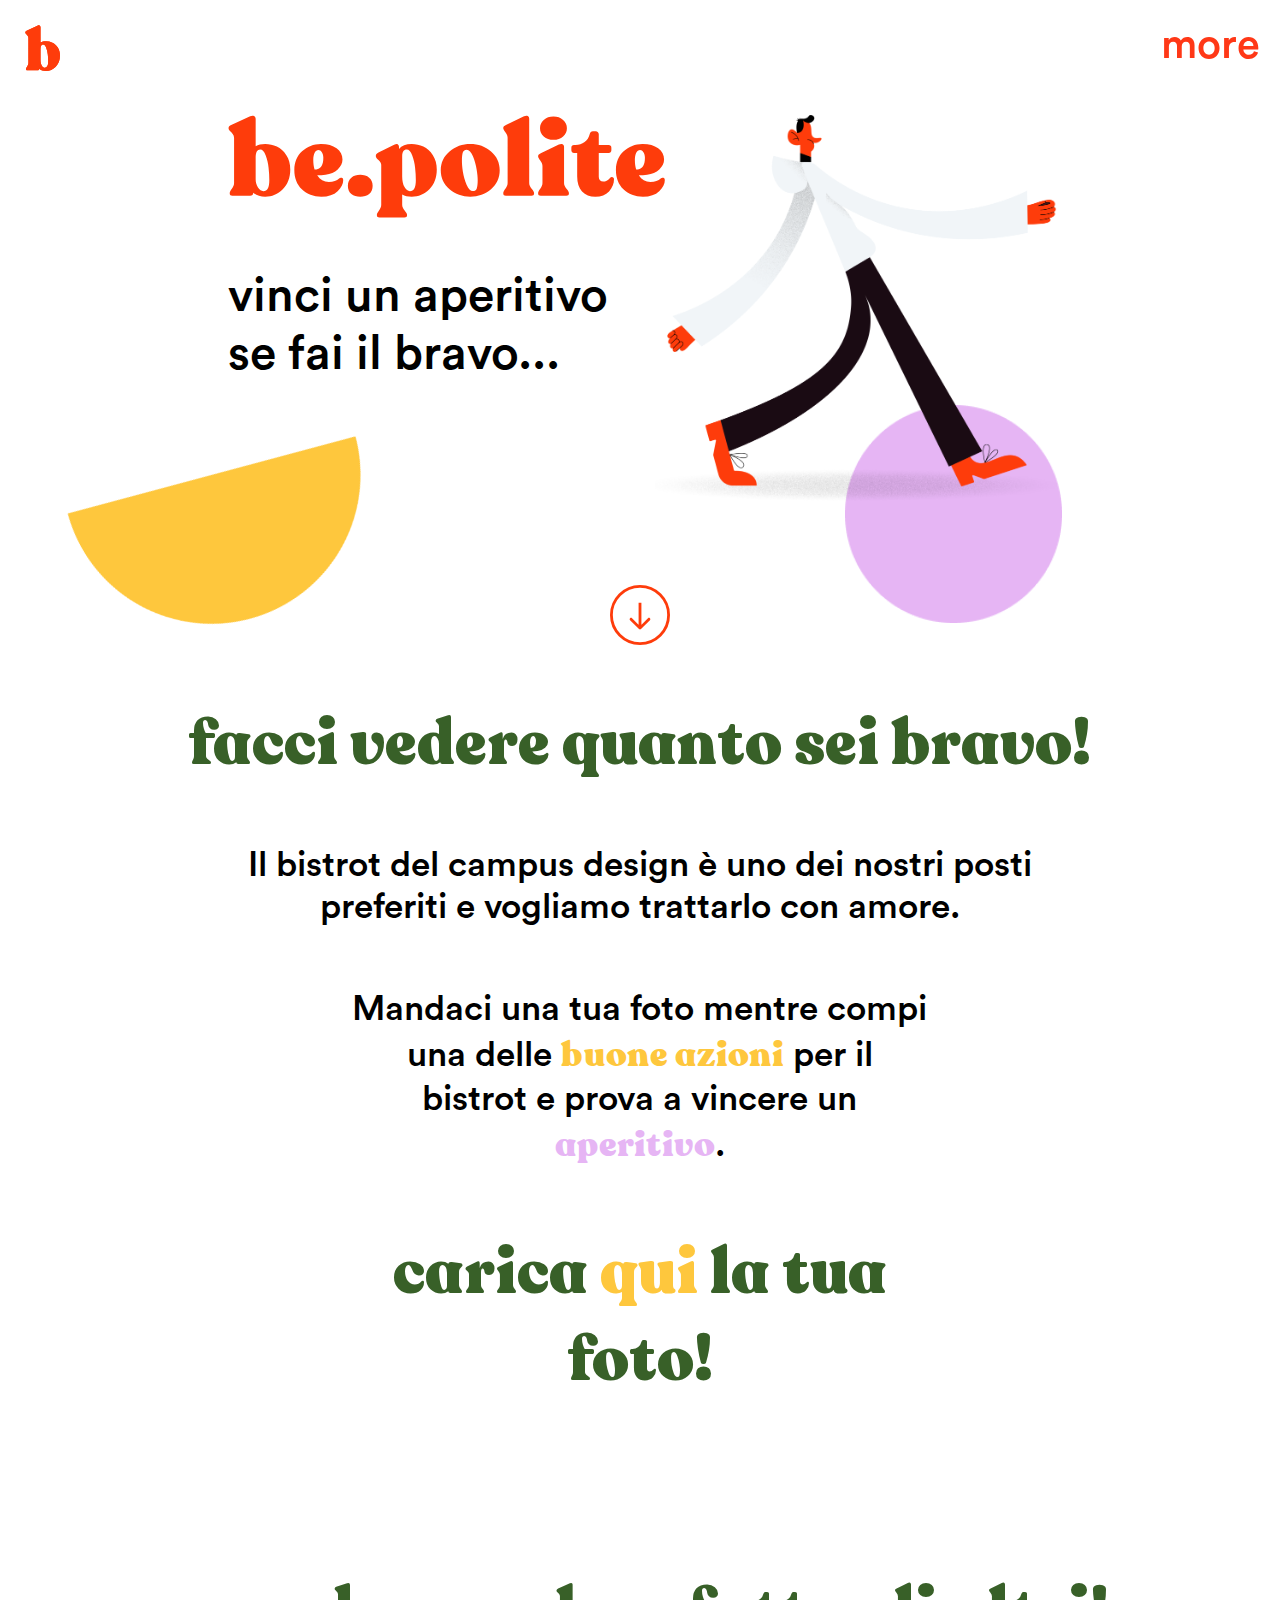
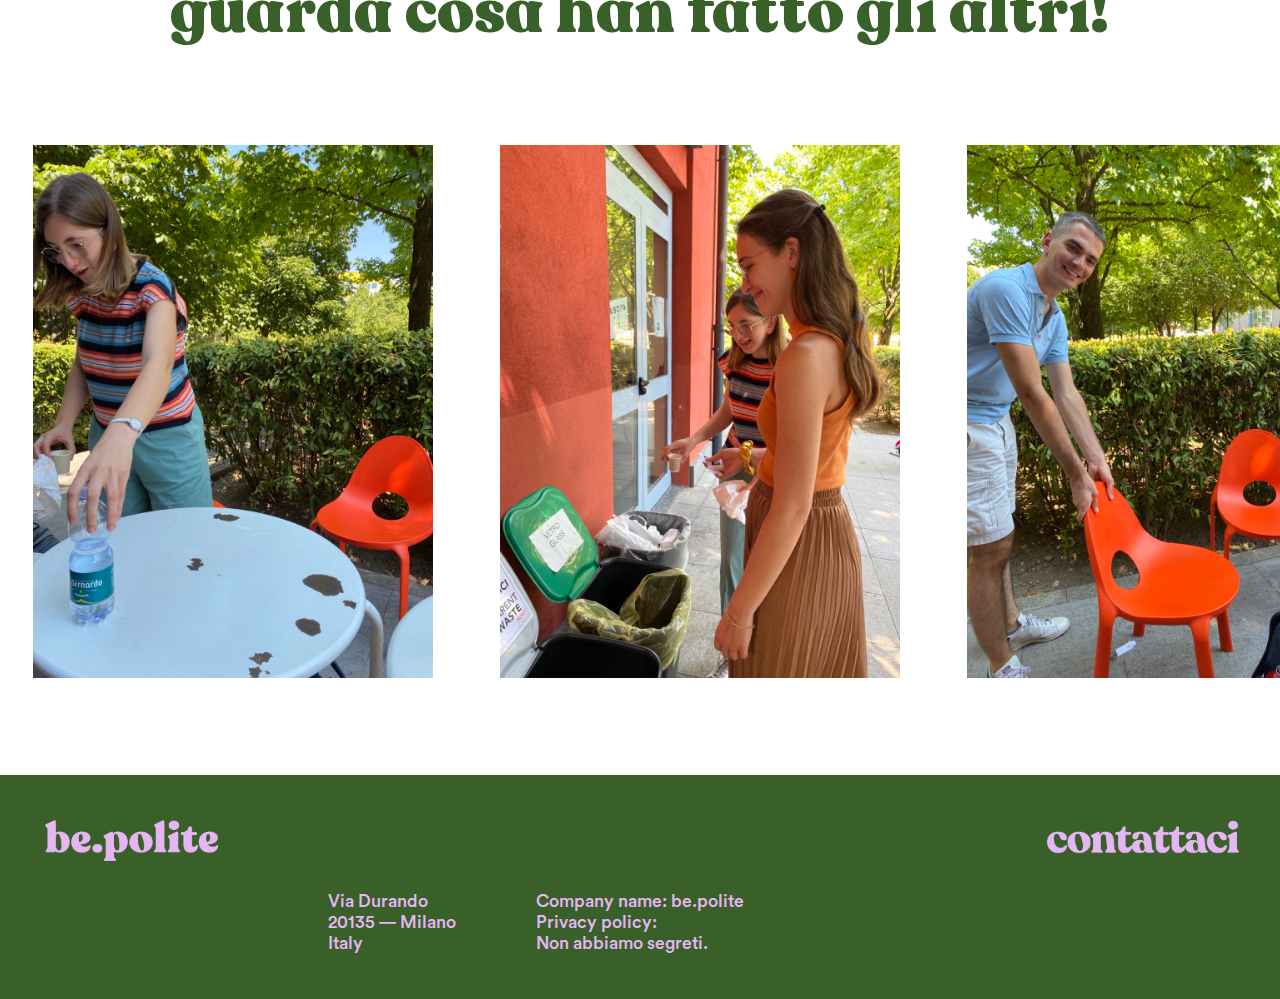
<file: index.html>
<!doctype html>

<html>

  <head>

    <meta charset="utf-8"; />
    <title>be.polite</title>
    <link rel="stylesheet" type="text/css" href="stile.css">
    <link rel="icon" type="image/svg" href="5_IMMAGINI/1.Home/b.svg">
    <meta name="viewport" content="width=device-width, initial-scale=1.0";>
    <meta http-equiv="X-UA-Compatibile" content="IE=edge">
    <script type="text/jscript" src="1_JS/script.js"></script>
    


  </head>

  <body>

    <!--tendina-->

    <div id="menuTendina" class="col-12 col-s-6">

      <a onclick="closeSlideMenu()">
        <div id="less" class="more chiudi"> less </div>
      </a>

      <div id="home">

      <a href='index.html'>
        <img class="logo" src='5_IMMAGINI/1.Home/b.svg' width="70%">
      </a>

      </div>

          <ul id="menu">
            <ul><a href="come_funziona.html">
                Come funziona
              </a></ul>
            <ul><a href="i_vincitori.html">
                Vincitori
              </a></ul>
            <ul><a href="gallery.html">
                Gallery
              </a></ul>
            <ul><a href="Contatti.html">
                  Contattaci
                </a></ul>
          </ul>

    </div>

    <div>

      <div id="home">
        <a href='index.html'>
          <img class="logo" src='5_IMMAGINI/1.Home/b.svg' width="70%">
        </a>

        <a onclick="openSlideMenu()">
          <div id="more" class="more"> more </div>
        </a>
      </div>

    </div>

    <!--home iniziale-->

      <div class="spazio col-12 col-s-6"></div>

      <div>

        <div class="spazio col-2 col-s-1"></div>

        <div class="titolo-home col-4 col-s-4">

          <img id="bepolite" src="5_IMMAGINI/1.Home/be.polite.svg" width="110%">
          <div class="paragrafo col-12 col-s-6"> </div>
          <div class="testo-3">vinci un aperitivo<br>se fai il bravo...</div>

        </div>

        <div id="invisibiledesktop" class="spazio col-s-1"></div>

        <div class="illustrazione col-5 col-s-6">

          <div><img id="red man" src="5_IMMAGINI/1.Home/red man.png" width="80%" height="auto"></div>
        </div>

        <div class="spazio1 invisibile col-1"></div>

      </div>

      <div>

        <div class="spazio col-5 col-s-2"></div>

          <div class="navigazione col-2 col-s-2">
              <a href=#callToAction>
            <img id="freccia" src="5_IMMAGINI/1.Home/freccia in basso.svg" style: width="60px" height="auto"></a>
          </div>

        <div class="spazio col-5 col-s-2"></div>

      </div>

    <!--facci vedere quanto sei bravo-->

      <div id="callToAction" class="paragrafo3 col-12 col-s-6"> </div>

      <div>

        <div class="spazio col-1 col-s-1"></div>

          <div class="testo-1 col-10 col-s-4">
            <p class="margin">facci vedere quanto sei bravo!</p>
          </div>

        <div class="spazio col-1 col-s-1"></div>

      </div>

      <div class="paragrafo3 col-12 col-s-6"> </div>

      <div>

        <div class="spazio col-2 col-s-1"></div>

        <div class="testo-2 col-8 col-s-4">
          Il bistrot del campus design è
          uno dei nostri posti preferiti e vogliamo trattarlo con amore.
        </div>

        <div class="spazio col-2 col-s-1"></div>

      </div>

      <div class="paragrafo3 col-12 col-s-6"> </div>

      <div>

        <div class="spazio col-2 col-s-1"></div>

          <div class="testo-2 col-8 col-s-4">
            Mandaci una tua foto mentre compi<br>
            una delle <span id="testocolorato3"><a href="come_funziona.html">buone azioni</a></span> per il<br>
            bistrot e prova a vincere un<br>
            <span id="testocolorato2">aperitivo</span>.
          </div>

        <div class="spazio col-2 col-s-1"></div>

      </div>

          <!--formine-->

          <div>
            <img src="5_IMMAGINI/1.Home/FORMINE/cerchio rosa.png" id="cerchiorosastatico">
          </div>

          <div>
            <img src="5_IMMAGINI/1.Home/FORMINE/semicerchio.png" id="semicerchiostatico">
          </div>

          <div>
            <img src="5_IMMAGINI/1.Home/FORMINE/cerchio rosa.png" id="cerchiorosa">
          </div>

          <div>
            <img src="5_IMMAGINI/1.Home/FORMINE/triangolo-verde.png" id="triangoloverde">
          </div>

          <div>
            <img src="5_IMMAGINI/1.Home/FORMINE/semicerchio.png" id="semicerchio">
          </div>

          <div>
            <img src="5_IMMAGINI/1.Home/FORMINE/triangolo blu.png" id="triangoloblu">
          </div>

          <div>
            <img src="5_IMMAGINI/1.Home/FORMINE/cerchio verde.png" id="cerchioverde">
          </div>

      <!--carica qui la tua foto-->

      <div class="paragrafo col-12 col-s-6"></div>

      <div>

        <div>

          <div class="paragrafo col-3 col-s-1"></div>

          <div id="gg-compose"></div>
          <div class="testo-1 margin col-6 col-s-4">
            <p id="margin">carica <a id="testocolorato3" href=#ff-compose>qui</a> la tua foto!</p>
          </div>

          <div class="paragrafo col-3 col-s-1"></div>

        </div>

      </div>

      <div class="paragrafo col-12 col-s-6"></div>

      <div>

        <div class="container col-12 col-s-6">

          <div id="ff-compose"></div>
          <script async defer src="https://formfacade.com/include/114167582444924323482/form/1FAIpQLSfy9VJ0LZ1vBeRh7reKcon4zZkZwnyJXJtlI1Wi_hpyq8QlbQ/classic.js?div=ff-compose"></script>
          
        </div>
      
      <div class="paragrafo col-12 invisibile"></div>
      <div class="paragrafo col-12 invisibile"> </div>

      <div>

        <div class="paragrafo col-1 col-s-1"></div>

        <div class="testo-1 col-10 col-s-4 invisibile">
          <div id="margini">guarda cosa han fatto gli altri!</div>
        </div>

        <div class="testo-1 col-10 col-s-4" id="invisibiledesktop">
          <div id="margini">guarda che bravi gli altri!</div>
        </div>

      <div class="paragrafo col-12 col-s-6"></div>
      <div class="paragrafo col-1 col-s-1"></div>

      </div>

    <!--gallery-->

    <main class="main col-12">

        <div class="slider">

            <div class="slider-inner">

                <div class="item">
                  <div class="img"><img src="5_IMMAGINI/3.Gallery/galleria/IMG_9830 Grande.jpeg" width="100%"></div>
                </div>

                <div class="item">
                  <div class="img"><img src="5_IMMAGINI/3.Gallery/galleria/IMG_9831 Grande.jpeg" width="100%"></div>
                </div>

                <div class="item">
                  <div class="img"><img src="5_IMMAGINI/3.Gallery/galleria/IMG_9836 Grande.jpeg" width="100%"></div>
                </div>

                <div class="item">
                  <div class="img"><img src="5_IMMAGINI/3.Gallery/galleria/IMG_9842 Grande.jpeg" width="100%"></div>
                </div>

                <div class="item">
                  <div class="img"><img src="5_IMMAGINI/3.Gallery/galleria/IMG_9844 Grande.jpeg" width="100%"></div>
                </div>

                <div class="item">
                  <div class="img"><img src="5_IMMAGINI/3.Gallery/galleria/IMG_9848 Grande.jpeg" width="100%"></div>
                </div>


            </div>

        </div>

    </main>

    <div class="paragrafo col-12 col-s-6"></div>  
    
    <footer class="footer col-12 col-s-6">

          <div class="boxbe-polite col-12 col-s-6">

            <img class="col-2 col-s-1" src="5_IMMAGINI/1.Home/be.polite.rosa.png">
            <div class="paragrafo col-8 col-s-4"></div>
            <a href= "Contatti.html"><img class="padding margintop col-2 col-s-1" src="5_IMMAGINI/1.Home/contattacirosa.png"> </a>

          </div>

          <div class="paragrafo col-3 col-s-1"></div>

          <div class="testo-footer padding col-2 col-s-2">
            Via Durando</br>
            20135 — Milano</br>
            Italy</br>
          </div>

          <div class="padding col-2 col-s-2">


            <div class="testo-footer padding col-12 col-s-6">
              Company name: be.polite</br>
              Privacy policy:</br>
              Non abbiamo segreti.
            </div>

            <div class="paragrafo4 col-12 col-s-6"></div>

          </div>

        </div>

      </footer>

  </body>

</html>
</file>
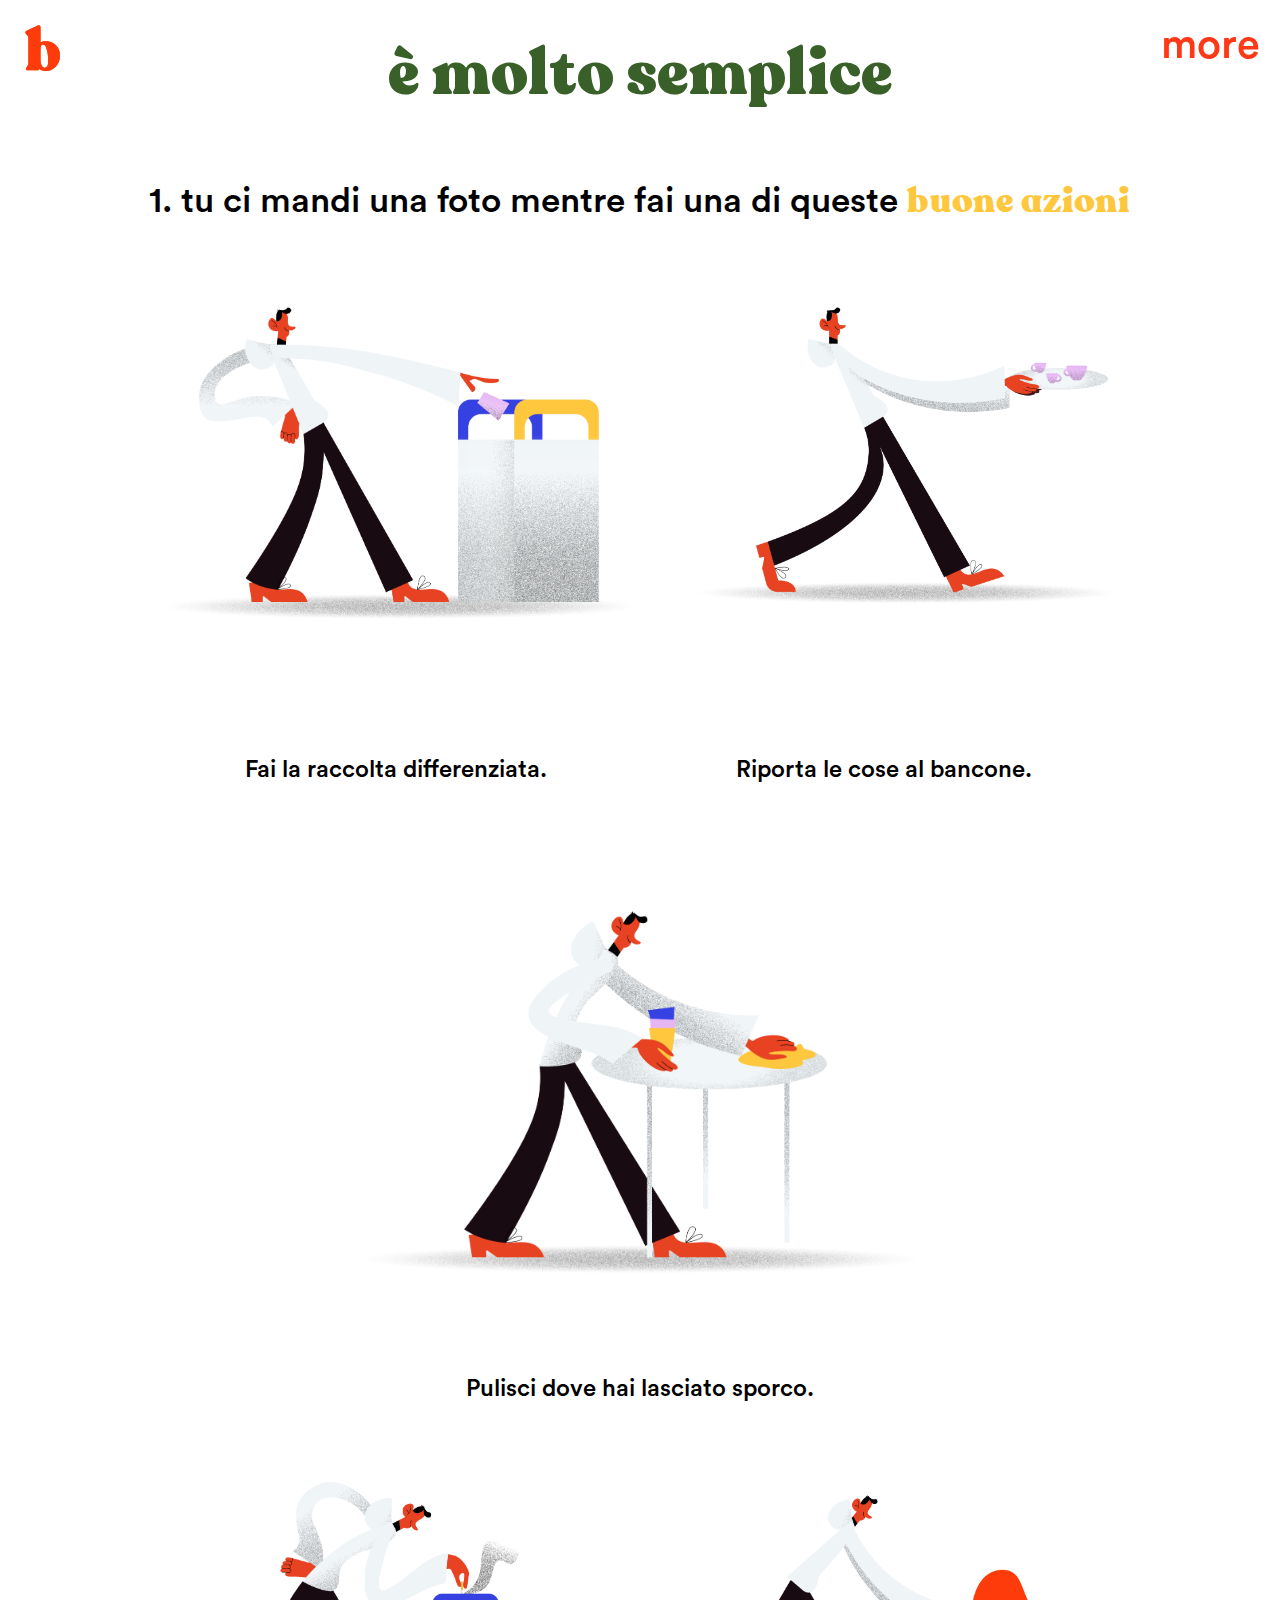
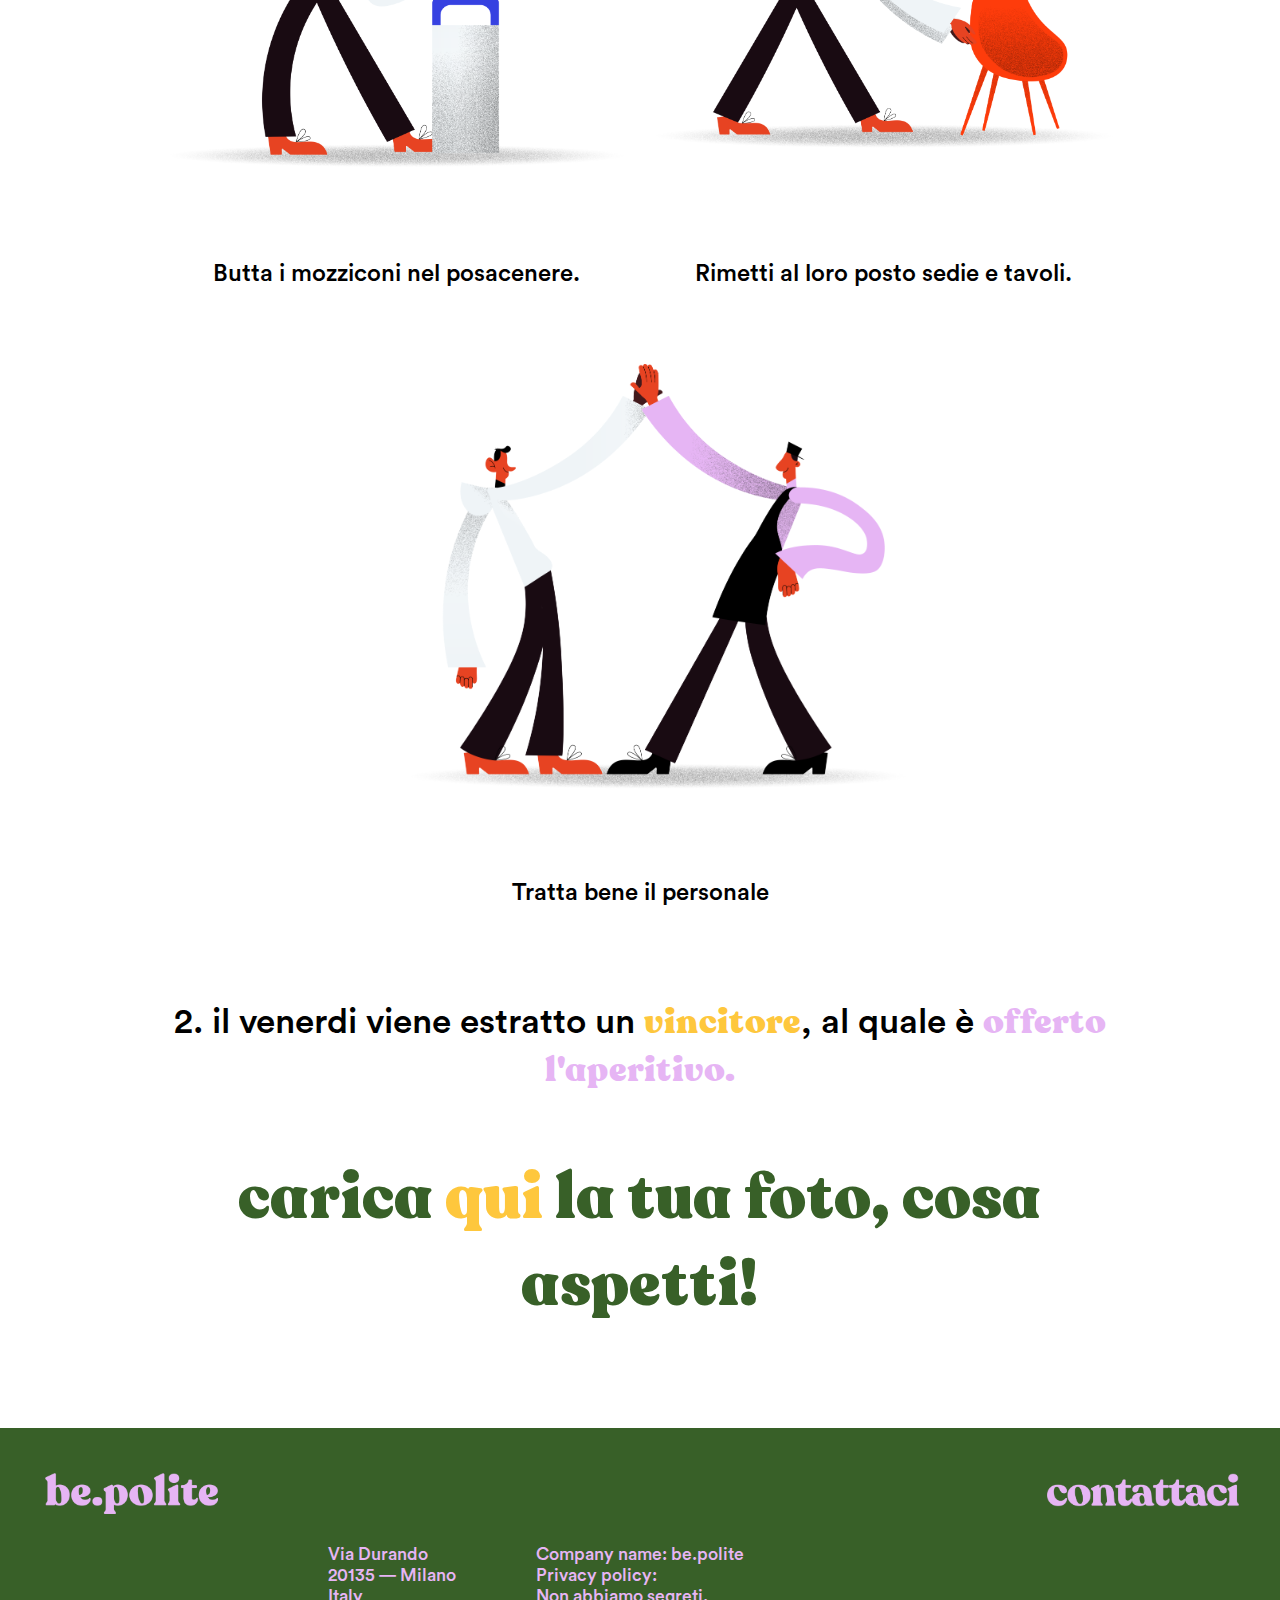
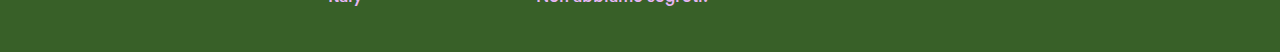
<file: come_funziona.html>
<!doctype html>

<html>

  <head>

    <meta charset="utf-8"; />
    <title>be.polite</title>
    <link rel="stylesheet" type="text/css" href="stile.css">
    <link rel="icon" type="image/svg" href="5_IMMAGINI/1.Home/b.svg">
    <meta name="viewport" content="width=device-width, initial-scale=1.0";>
    <meta http-equiv="X-UA-Compatibile" content="IE=edge">
    <script type="text/jscript" src="1_JS/script.js"></script>
    <script type="text/jscript" src="1_JS/funziona.js"></script>


  </head>

  <body>

    <div id="menuTendina" class="col-12 col-s-6">

      <a onclick="closeSlideMenu()">
        <div id="less" class="more chiudi"> less </div>
      </a>

      <div id="home">

      <a href='index.html'>
        <img class="logo" src='5_IMMAGINI/1.Home/b.svg' width="70%">
      </a>

      </div>

          <ul id="menu">
            <ul><a href="come_funziona.html">
                Come funziona
              </a></ul>
            <ul><a href="i_vincitori.html">
                Vincitori
              </a></ul>
            <ul><a href="gallery.html">
                Gallery
              </a></ul>
            <ul><a href="Contatti.html">
                  Contattaci
                </a></ul>
          </ul>

    </div>

    <div>

      <div id="home">
        <a href='index.html'>
          <img class="logo" src='5_IMMAGINI/1.Home/b.svg' width="70%">
        </a>

        <a onclick="openSlideMenu()">
          <div id="more" class="more"> more </div>
        </a>
      </div>

    </div>

      <div class="paragrafo4 col-12 invisibile"></div>

      <div class="spazio col-s-6" id="invisibiledesktop"></div>

      <div>

        <div class="paragrafo col-3 col-s-1"></div>
        <div class="testo-1 col-6 col-s-4">è molto semplice</div>
        <div class="paragrafo col-3 col-s-1"></div>

      </div>

      <div>
        <div class="paragrafo col-12 col-s-6"></div>
      </div>

      <div>

        <div class="paragrafo col-1 col-s-1"></div>
        <div class="testo-2 col-10 col-s-4">1. tu ci mandi una foto mentre fai una di queste <span id="testocolorato3">buone azioni</span></div>
        <div class="paragrafo col-1 col-s-1"></div>

      </div>

      <div>
        <div class="paragrafo col-12 col-s-6"></div>
      </div>

      <div>

        <div class="box col-6 col-s-6 padding">

            <div class="spazio col-3 invisibile"></div>
            <div class="foto col-9 col-s-6">
              <img class="col-12 col-s-6" src="5_IMMAGINI/2.Come funziona/1.png">
            </div>

        </div>

        <div class="testo-4 col-s-6" id="invisibiledesktop">
          Fai la raccolta differenziata.
        </div>

        <div class="box col-6 padding">

              <div class="col-1 col-s-1 invisibile"></div>
              <img class="col-8 col-s-6 padding" src="5_IMMAGINI/2.Come funziona/2.png">

            </div>

        </div>

        <div class="spazio col-3 invisibile"></div>

        </div>

      </div>

      <div class="col-6 col-s-6">

        <div class="paragrafo padding col-3 invisibile"></div>

        <div class="testo-4 col-9 invisibile">
          Fai la raccolta differenziata.
        </div>

       </div>

        <div class="col-6 col-s-6">

            <div class="testo-4 col-9 col-s-6">
              Riporta le cose al bancone.
            </div>

        </div>



        <div class="col-12 col-s-6">

            <div class="spazio col-3 invisibile"></div>
            <div class="foto2 col-6 invisibile">
              <img class="col-12 col-s-6" src="5_IMMAGINI/2.Come funziona/3.png">
            </div>
            <div class="col-s-6" id="invisibiledesktop">
              <img class="col-12 col-s-6" src="5_IMMAGINI/2.Come funziona/3.png" width="100%">
            </div>
            <div class="spazio col-3 invisibile"></div>

        </div>



      <div>

        <div class="col-12 col-s-6">

            <div class="paragrafo col-3 invisibile"></div>
            <div class="testo-4 col-6 col-s-6">
              Pulisci dove hai lasciato sporco.
            </div>

        </div>

      </div>

      <div>

        <div class="box col-6 col-s-6">

            <div class="spazio col-3 invisibile"></div>
            <div class="foto col-9 col-s-6">
              <img class="col-12 col-s-6" src="5_IMMAGINI/2.Come funziona/4.png">
            </div>

        </div>

        <div class="testo-4 col-s-6" id="invisibiledesktop">
          Butta i mozziconi nel posacenere.
        </div>

        <div class="box col-6 col-s-6">

            <div class="foto col-9 col-s-6">
              <img class="col-12 col-s-6" src="5_IMMAGINI/2.Come funziona/5.png">
            </div>
            <div class="spazio col-3 invisibile"></div>

        </div>

      </div>

      <div class="col-6 col-s-6">

        <div class="paragrafo padding col-3 invisibile"></div>

        <div class="testo-4 col-9 invisibile">
          Butta i mozziconi nel posacenere.
        </div>

       </div>

        <div class="col-6 col-s-6">

          <div class="testo-4 col-9 col-s-6">
            Rimetti al loro posto sedie e tavoli.
          </div>

        </div>

      </div>

      <div>

        <div class="col-12 col-s-6">

            <div class="spazio col-3 invisibile"></div>
            <div class="foto2 col-6 invisibile">
              <img class="col-12" src="5_IMMAGINI/2.Come funziona/6.png">
            </div>
            <div class="col-s-6" id="invisibiledesktop">
              <img class="col-12" src="5_IMMAGINI/2.Come funziona/6.png" width="100%">
            </div>
            <div class="spazio col-3 invisibile"></div>

        </div>

      </div>

      <div>

        <div class="col-12 col-s-6">

            <div class="paragrafo col-3 invisibile"></div>
            <div class="testo-4 col-6 col-s-6">
              Tratta bene il personale
            </div>

        </div>

      </div>

      <div>
        <div class="paragrafo col-12 col-s-6"></div>
      </div>

      <div>
        <div class="paragrafo col-1 col-s-1"></div>
        <div class="testo-2 col-10 col-s-4">2. il venerdi viene estratto un <span id="testocolorato3"><a href="i_vincitori.html">vincitore</a></span>, al quale è <span id="testocolorato2">offerto l'aperitivo.</span>
      </div>
      <div class="paragrafo col-1 col-s-1"></div>
      </div>

      <div>
        <div class="paragrafo col-12 col-s-6"></div>
      </div>

      <div>

        <div class="paragrafo col-2 col-s-1"></div>
          <a href="index.html#ff-compose">
            <div class="testo-1 col-8 col-s-4">carica <a id="testocolorato3" href="index.html#ff-compose">qui</a> la tua foto, cosa aspetti!</div>
          </a>
        <div class="paragrafo col-2 col-s-1"></div>

      </div>

        <div>
          <div class="spazio col-12"></div>
        </div>

      <div>

        <div>
          <img src="5_IMMAGINI/1.Home/FORMINE/semicerchio-rosa.png" id="semicerchiorosafunziona">
        </div>

        <div>
          <img src="5_IMMAGINI/1.Home/FORMINE/triangolo blu.png" id="triangoloblufunziona">
        </div>

        <div>
          <img src="5_IMMAGINI/1.Home/FORMINE/semicerchio.png" id="semicerchiofunziona">
        </div>

        <div>
          <img src="5_IMMAGINI/1.Home/FORMINE/cerchio verde.png" id="cerchioverdefunziona">
        </div>

        <div>
          <img src="5_IMMAGINI/1.Home/FORMINE/triangolo rosa.png" id="triangolorosafunziona">
        </div>

        <div>
          <img src="5_IMMAGINI/1.Home/FORMINE/semicerchio.png" id="semicerchio2funziona">
        </div>

        <div>
          <img src="5_IMMAGINI/1.Home/FORMINE/triangolo blu.png" id="triangoloblu2funziona">
        </div>

      </div>

    <footer class="footer col-12 col-s-6">

        <div class="boxbe-polite col-12 col-s-6">

          <img class="col-2 col-s-1" src="5_IMMAGINI/1.Home/be.polite.rosa.png">
          <div class="paragrafo col-8 col-s-4"></div>
          <a href= "Contatti.html"><img class="padding margintop col-2 col-s-1" src="5_IMMAGINI/1.Home/contattacirosa.png"> </a>

        </div>

        <div class="paragrafo col-3 col-s-1"></div>

        <div class="testo-footer padding col-2 col-s-2">
          Via Durando</br>
          20135 — Milano</br>
          Italy</br>
        </div>

        <div class="padding col-2 col-s-2">


          <div class="testo-footer padding col-12 col-s-6">
            Company name: be.polite</br>
            Privacy policy:</br>
            Non abbiamo segreti.
          </div>

          <div class="paragrafo4 col-12 col-s-6"></div>

        </div>

      </div>

    </footer>

  </body>

</html>
</file>
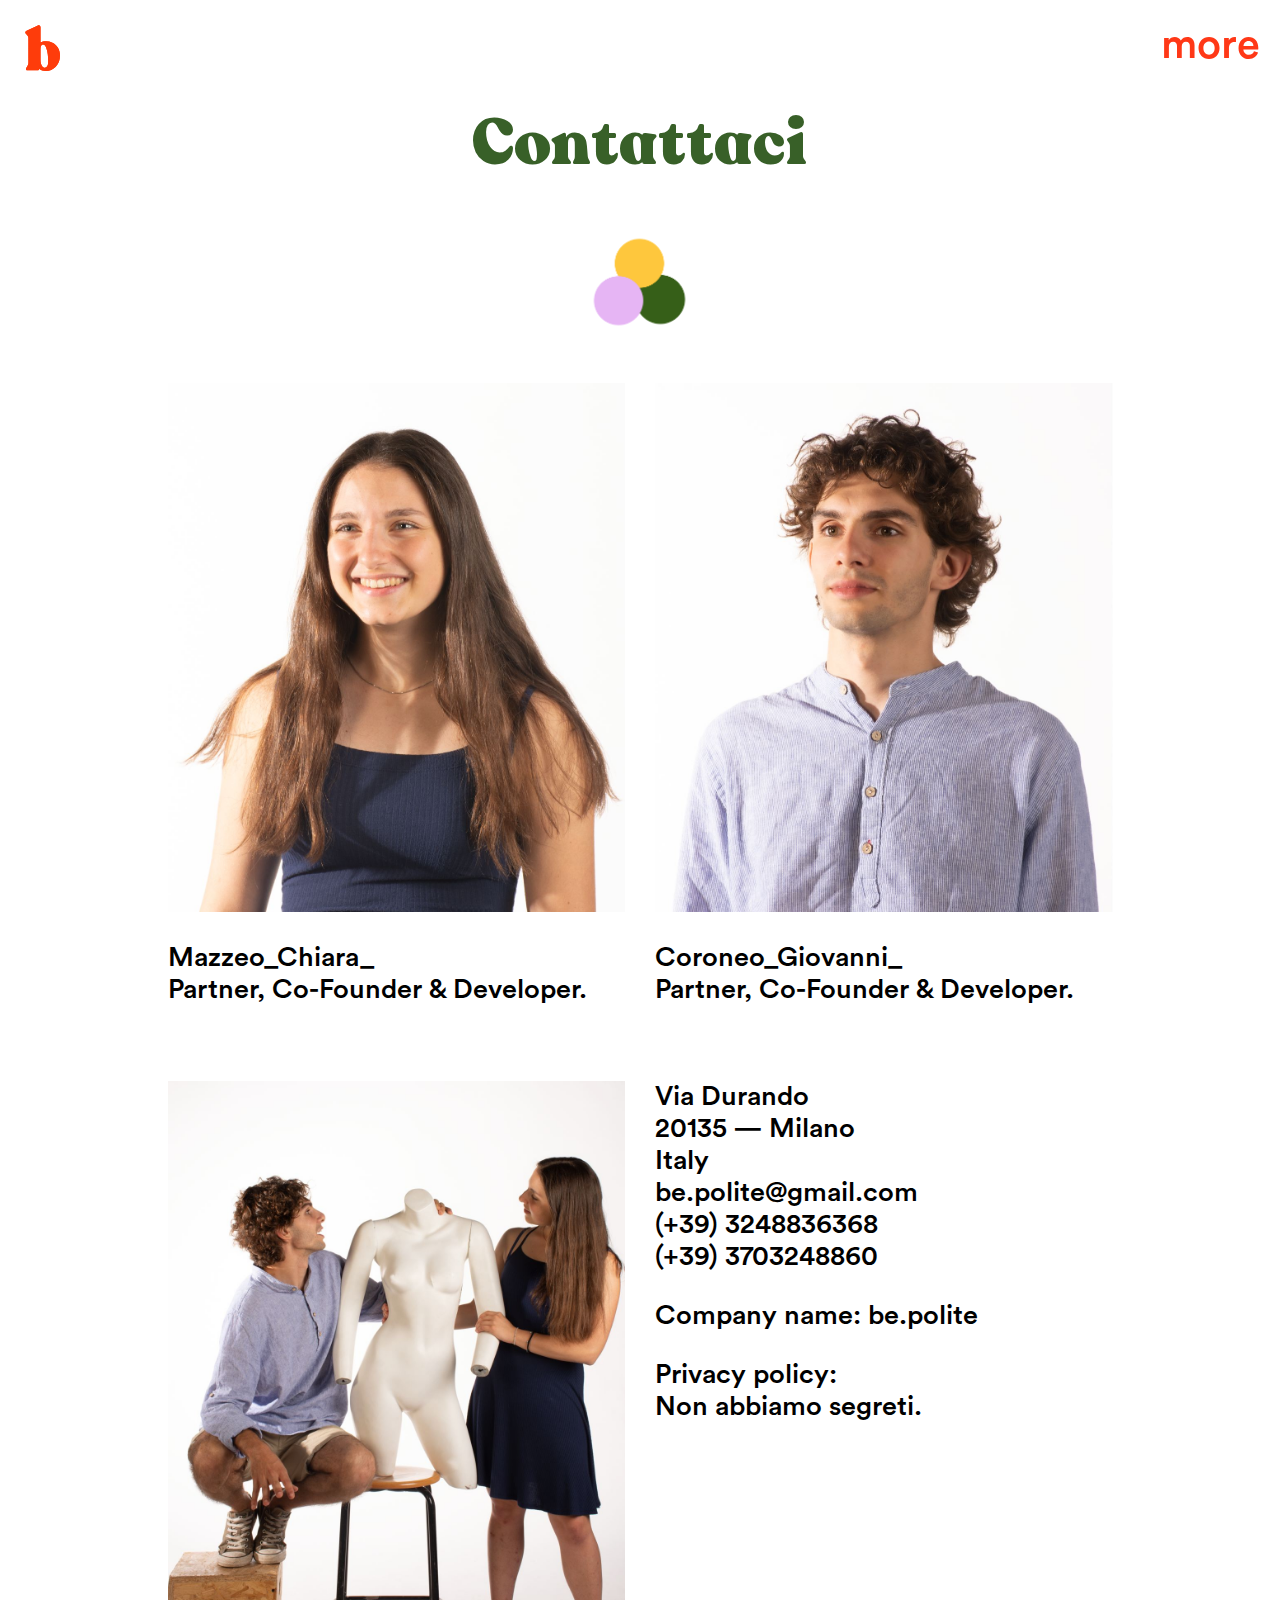
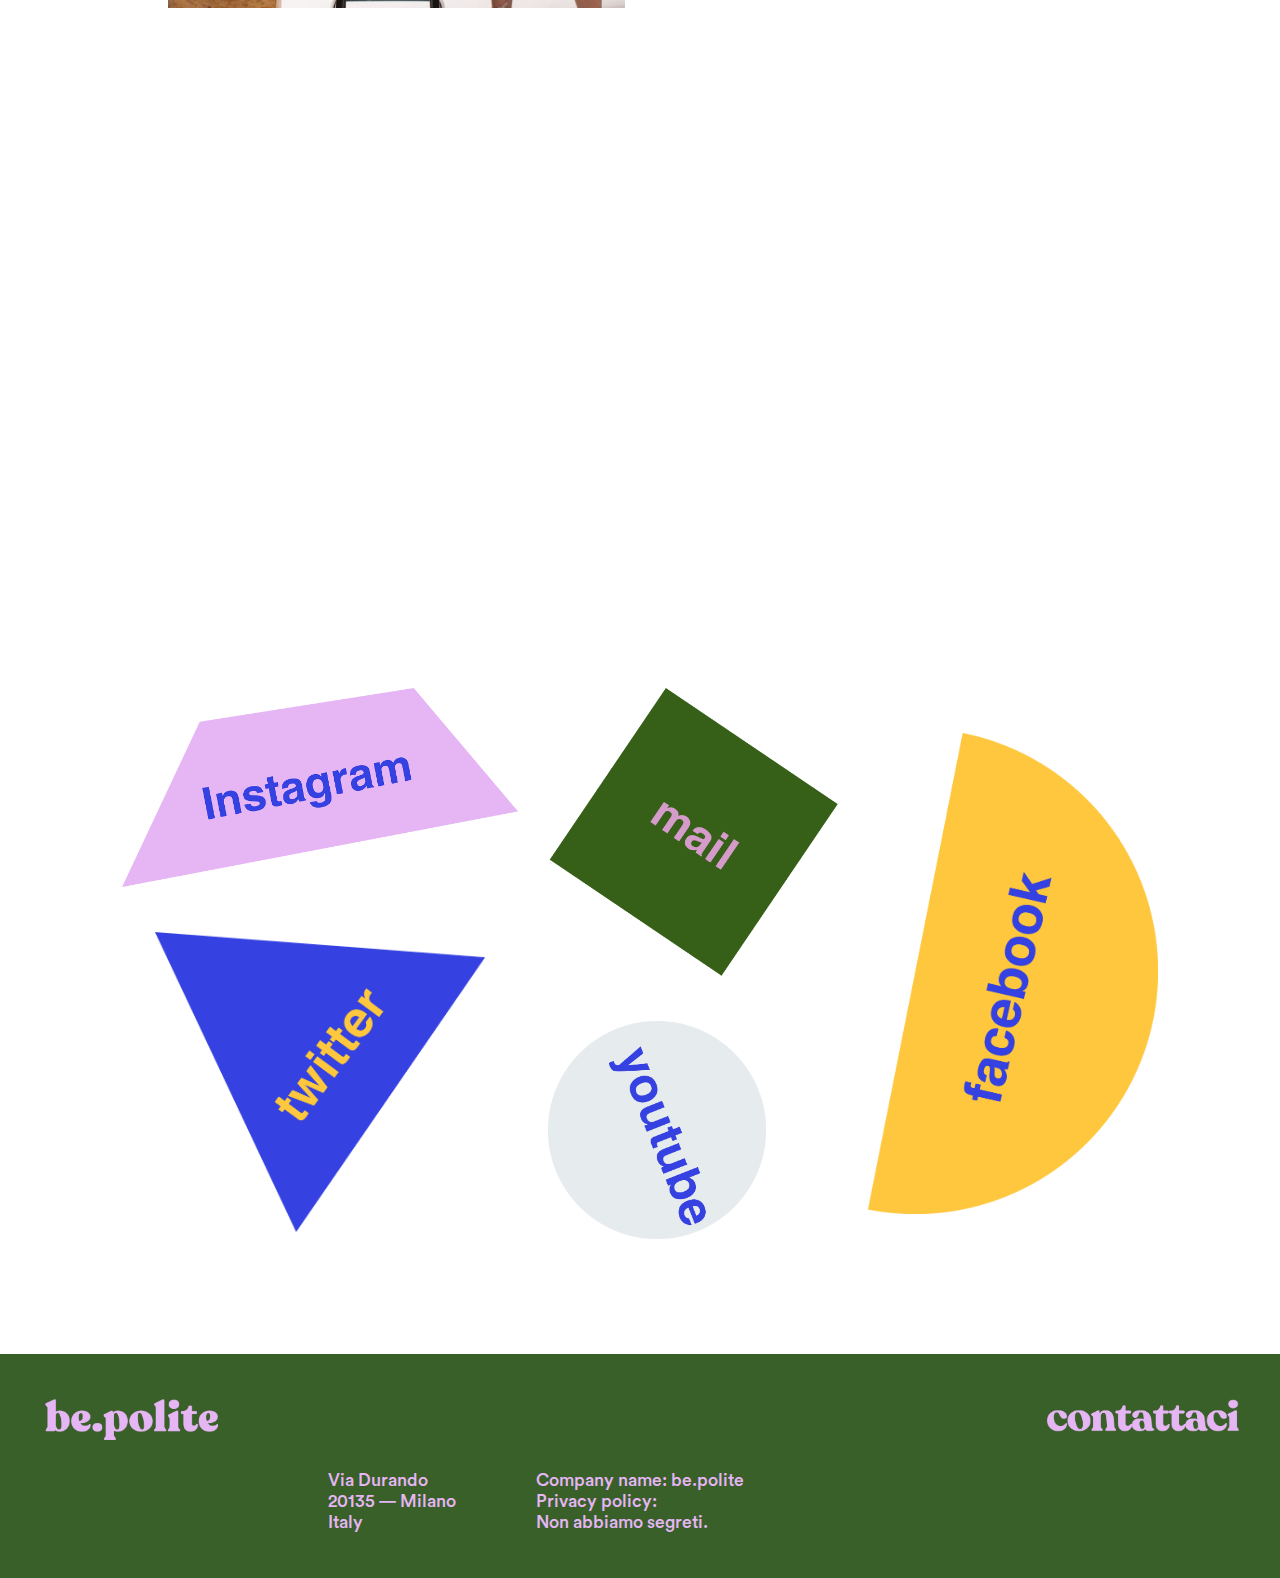
<file: Contatti.html>
<!doctype html>
<html>

<head>

  <meta charset="utf-8" ; />
  <title>be.polite</title>
  <link rel="stylesheet" type="text/css" href="stile.css">
  <link rel="icon" type="image/svg" href="5_IMMAGINI/1.Home/b.svg">
  <meta name="viewport" content="width=device-width, initial-scale=1.0" ;>
  <script type="text/jscript" src="1_JS/script.js"></script>

</head>

<body>

  <div id="menuTendina" class="col-12 col-s-6">

    <a onclick="closeSlideMenu()">
      <div id="less" class="more chiudi"> less </div>
    </a>

    <div id="home">

      <a href='index.html'>
        <img class="logo" src='5_IMMAGINI/1.Home/b.svg' width="70%">
      </a>

    </div>

    <ul id="menu">
      <ul><a href="come_funziona.html">
          Come funziona
        </a></ul>
      <ul><a href="i_vincitori.html">
          Vincitori
        </a></ul>
      <ul><a href="gallery.html">
          Gallery
        </a></ul>
      <ul><a href="Contatti.html">
          Contattaci
        </a></ul>
    </ul>

  </div>

  <div>

    <div id="home">
      <a href='index.html'>
        <img class="logo" src='5_IMMAGINI/1.Home/b.svg' width="70%">
      </a>

      <a onclick="openSlideMenu()">
        <div id="more" class="more"> more </div>
      </a>
    </div>

  </div>

  <div>
    <div class="spazio col-12 col-s-6"></div>
  </div>

  <div>

    <div class="spazio col-4 col-s-1"></div>
    <div class="testo-1 col-4 col-s-4">Contattaci</div>
    <div class="spazio col-4 col-s-1"></div>

  </div>

  <div class="col-12 col-s-6">
    <div class="paragrafo3 col-5 col-s-2"></div>
    <div class="cambio-colore col-2 col-s-2">
      <div class="col-2"> </div>
      <div class="col-8"> <img src="5_IMMAGINI/5.Contatti/cambio colore.png" width="100%" onclick='changeImage()'>
      </div>
      <div class="col-2"> </div>
    </div>
    <div class="paragrafo3 col-5 col-s-2"></div>
  </div>

  <div>

    <div class="box col-6 col-s-6">

      <div class="spazio col-3 invisibile"></div>
      <div class="foto col-9 col-s-6" ><img id = "chiara" class= "col-12 col-s-6" src="5_IMMAGINI/5.Contatti/foto/photo_2022-07-20 01.53.35.jpeg"></div>

    </div>

    <div id="invisibiledesktop" class="col-s-6">

      <div class="paragrafo col-s-1"></div>

      <div class="col-s-4 testo-5">
        Mazzeo_Chiara_<br>
        Partner, Co-Founder & Developer.
      </div>
      <div class="paragrafo col-s-1"></div>
      <div class="paragrafo col-s-6"></div>


    </div>

    <div class="box col-6 col-s-6">

      <div class="foto col-9 col-s-6"><img id="gio" class="col-12 col-s-6" src="5_IMMAGINI/5.Contatti/foto/photo_2022-07-20 01.53.31.jpeg"></div>
      <div class="spazio col-3 invisibile"></div>

    </div>

  </div>

  <div class="col-6 invisibile">

    <div class="paragrafo col-3"></div>

    <div class="testo-5 col-9">
      Mazzeo_Chiara_<br>
      Partner, Co-Founder & Developer.
    </div>

  </div>

  <div class="col-6 col-s-6">
    <div class="paragrafo col-s-1" id="invisibiledesktop"></div>

    <div class="testo-5 col-9 col-s-4">
      Coroneo_Giovanni_<br>
      Partner, Co-Founder & Developer.
    </div>
    <div class="paragrafo col-s-1" id="invisibiledesktop"></div>


  </div>

  </div>
  <div class="paragrafo col-12 invisibile"></div>

  <div class="box col-6 col-s-6">

    <div class="spazio col-3 invisibiledesktop"></div>
    <div class="foto col-9 col-s-6"><img id="angela" class="col-12 col-s-6" src="5_IMMAGINI/5.Contatti/foto/photo_2022-07-20 02.07.03.jpeg"></div>

  </div>

  </div>

  </div>


  <div class="box col-6 col-s-6">
    <div class="paragrafo col-s-1" id="invisibiledesktop"></div>

    <div class="testo-5 col-9 col-s-4">
      Via Durando<br>
      20135 — Milano<br>
      Italy<br>
      be.polite@gmail.com<br>
      (+39) 3248836368<br>
      (+39) 3703248860<br>
      <p></p>
      Company name: be.polite<br>
      <p></p>
      Privacy policy:<br>
      Non abbiamo segreti.<br>
    </div>
    <div class="spazio col-3 invisibile"></div>
    <div class="paragrafo col-s-1" id="invisibiledesktop"></div>


  </div>

  <div class="spazio col-12 invisibile"></div>

  <div>

    <div class="spazio col-m-1 invisibile"></div>

    <iframe height="450px" class="col-m-9 col-s-6" id="gmap_canvas" src="https://maps.google.com/maps?q=Via%20Giuseppe%20Candiani,%2072,%2020158%20Milano%20MI&t=&z=13&ie=UTF8&iwloc=&output=embed" frameborder="0" scrolling="no" marginheight="0"
      marginwidth="0"></iframe>
    <a href="https://123movies-a.com"></a><br>

    <div class="spazio col-m-1 invisibile"></div>
    <div class="spazio col-12 invisibile"></div>

  </div>

  <div>

    <div class="spazio col-1 col-s-1"></div>

    <div class="col-4 col-s-6">

      <a href="https://www.instagram.com/dirkfowler/" target="_blank">
        <img class="padding col-12" src="5_IMMAGINI/5.Contatti/instagram.png" width="100%">
      </a>

      <div class="paragrafo padding col-12 invisibile"></div>
      <div class="spazio col-1 invisibile"></div>

      <a href="https://twitter.com/?lang=it" target="_blank">
        <img class="padding col-10" src="5_IMMAGINI/5.Contatti/tweetter.png" width="75%">
      </a>

    </div>

    <div class="col-3 col-s-6">

      <a href="mailto:bistrot.politecnico@gmail.com.com" target="_blank">
        <img class="padding col-12" src="5_IMMAGINI/5.Contatti/behance.png" width="100%">
      </a>

      <div class="paragrafo padding col-12 invisibile" target="_blank"></div>

      <a href="https://www.youtube.com/user/polimi/playlists?app=desktop" target="_blank">
        <img class="padding col-9 col-s-6" src="5_IMMAGINI/5.Contatti/youtube.png" width="100%">
      </a>

    </div>

    <div class="col-3 col-s-6">

      <div class="paragrafo padding col-12 invisibile" target="_blank"></div>

      <a href="https://www.facebook.com/pages/Politecnico-di-Milano-Facoltà-del-Design/157101364311511">
        <img class="padding col-12 col-s-6" src="5_IMMAGINI/5.Contatti/facebook.png" width="60%">
      </a>

    </div>

    <div class="spazio col-1 col-s-6"></div>

    <div class="spazio padding col-12 invisibile"></div>

    <footer class="footer col-12 col-s-6">

      <div class="boxbe-polite col-12 col-s-6">

        <img class="col-2 col-s-1" src="5_IMMAGINI/1.Home/be.polite.rosa.png">
        <div class="paragrafo col-8 col-s-4"></div>
        <a href="Contatti.html"><img class="padding margintop col-2 col-s-1" src="5_IMMAGINI/1.Home/contattacirosa.png"> </a>

      </div>

      <div class="paragrafo col-3 col-s-1"></div>

      <div class="testo-footer padding col-2 col-s-2">
        Via Durando</br>
        20135 — Milano</br>
        Italy</br>
      </div>

      <div class="padding col-2 col-s-2">

        <div class="testo-footer padding col-12 col-s-6">
          Company name: be.polite</br>
          Privacy policy:</br>
          Non abbiamo segreti.
        </div>

        <div class="paragrafo4 col-12 col-s-6"></div>

      </div>

  </div>

  </footer>

</body>

</html>
</file>
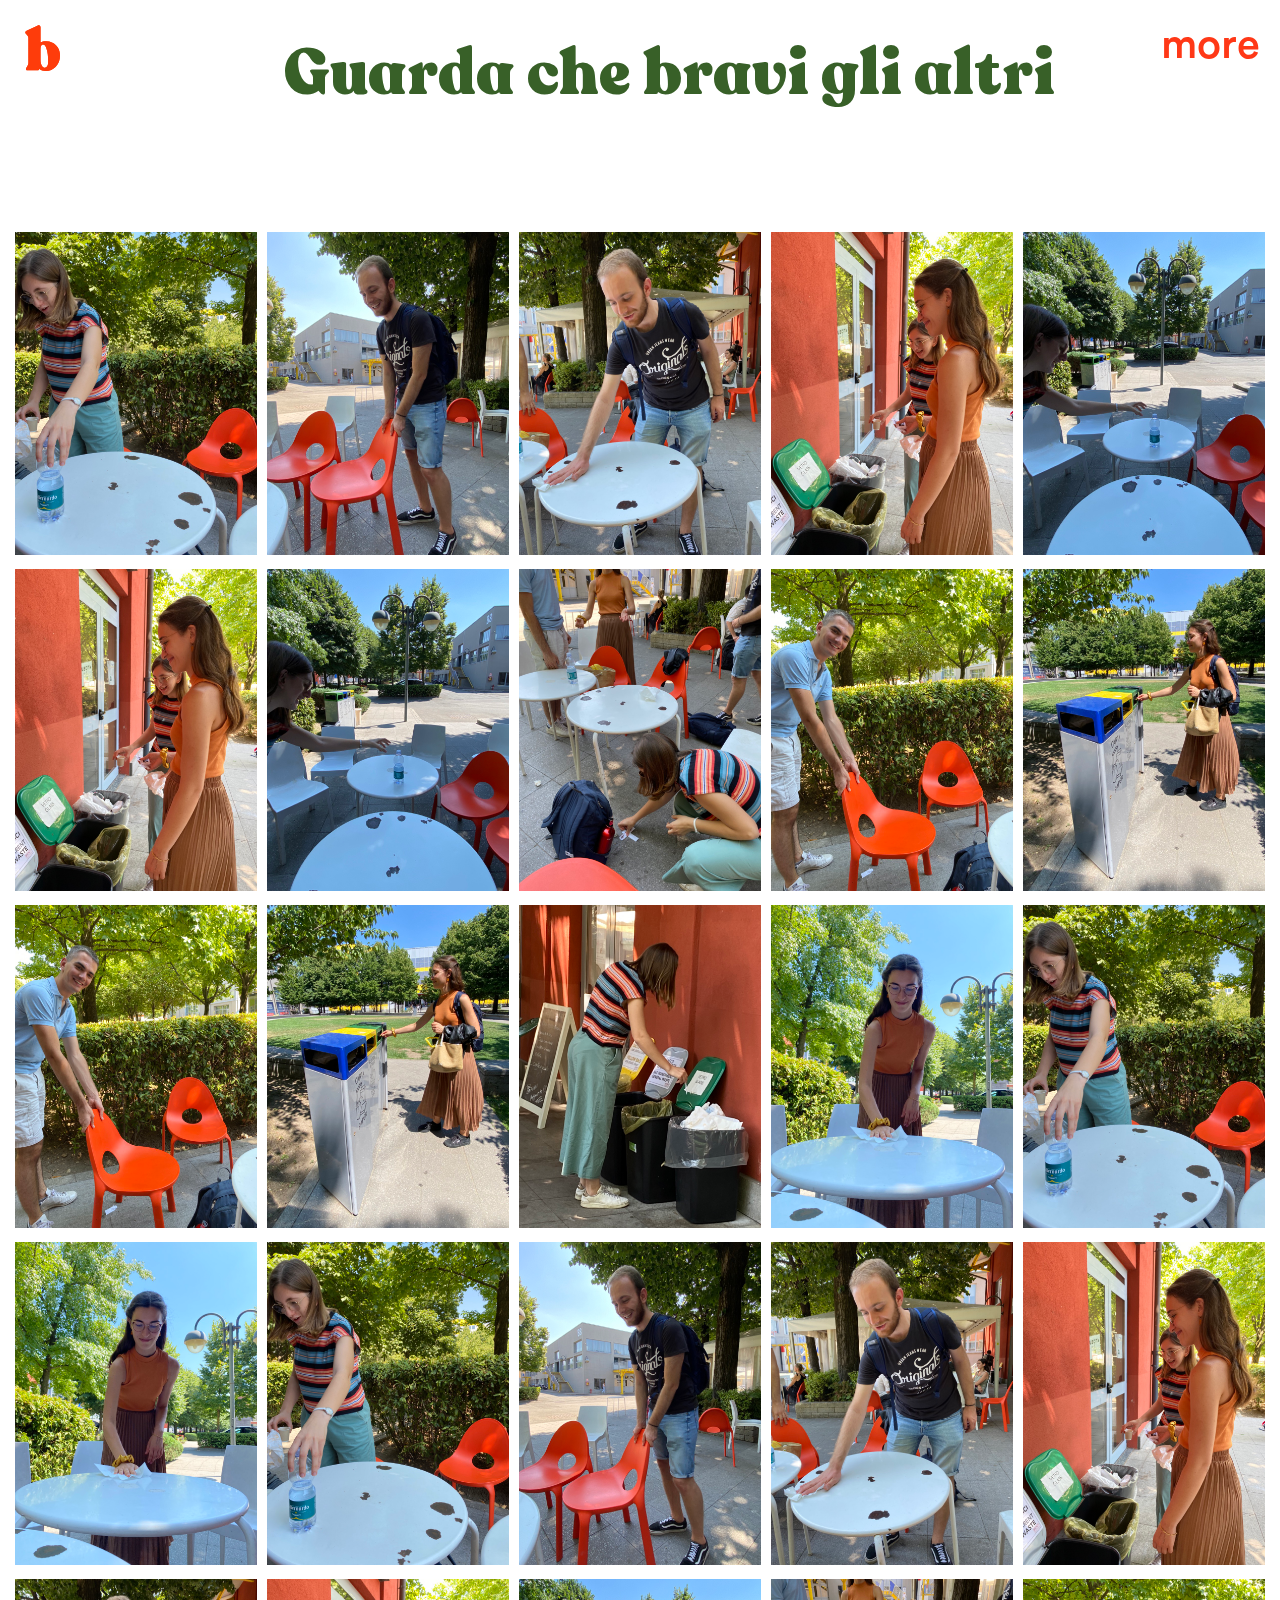
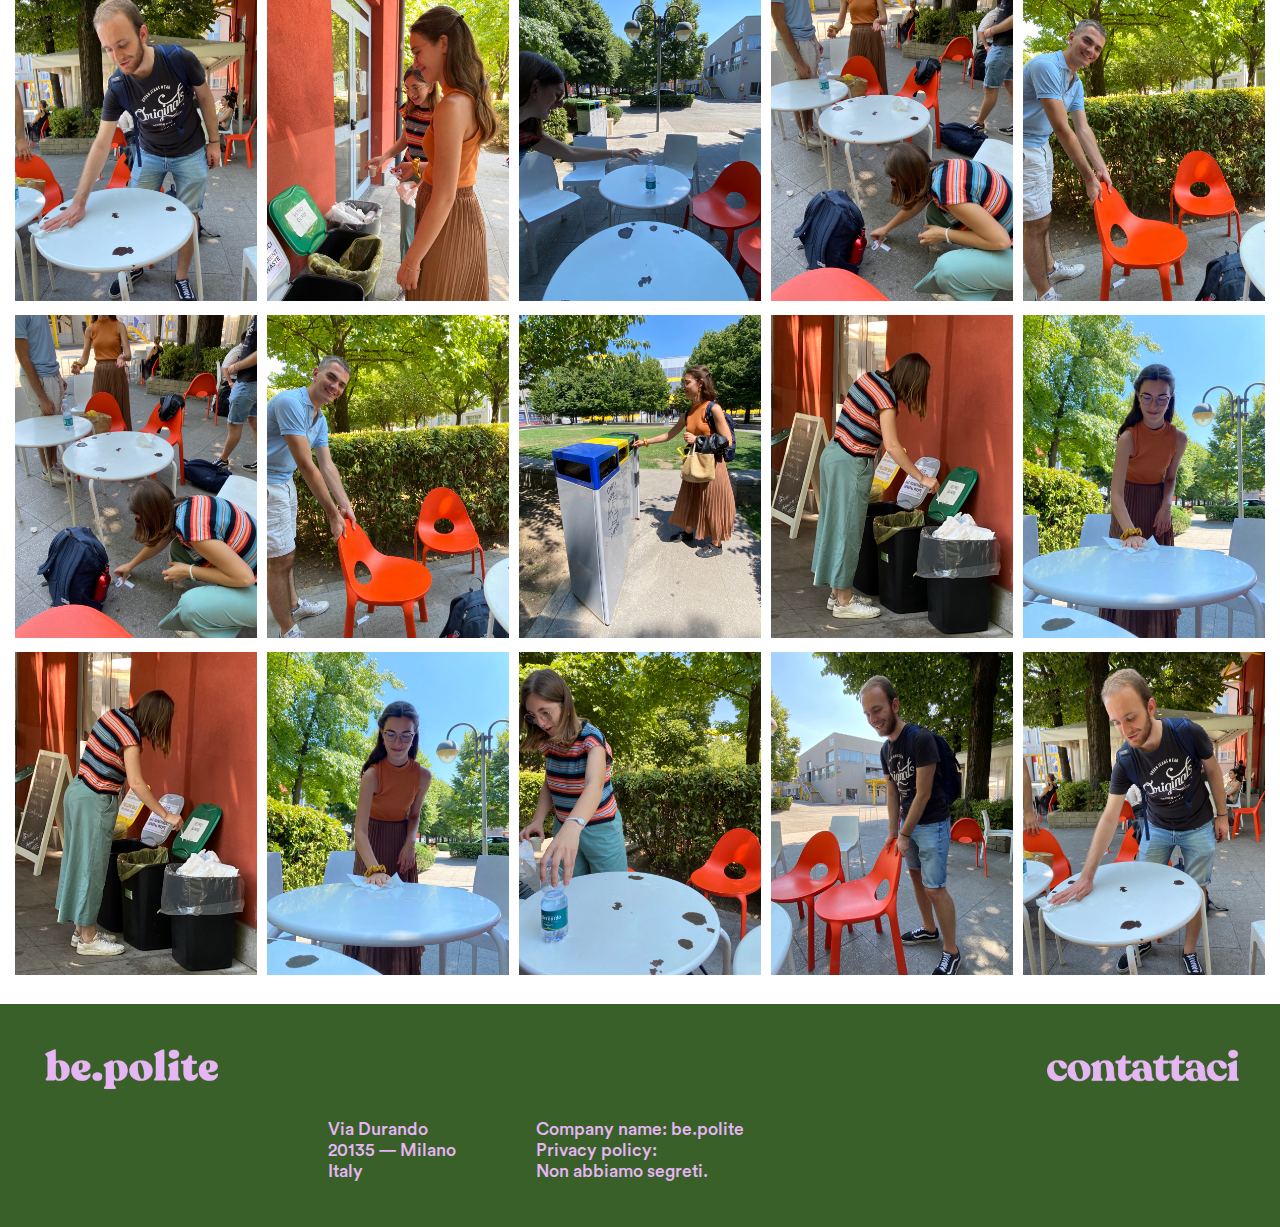
<file: gallery.html>
<!doctype html>
<html>

  <head>

    <meta charset="utf-8" ; />
    <title>be.polite</title>
    <link rel="stylesheet" type="text/css" href="2_CSS/stile_gallery.css">
    <link rel="stylesheet" type="text/css" href="stile.css">
    <link rel="icon" type="image/svg" href="5_IMMAGINI/1.Home/b.svg">
    <meta name="viewport" content="width=device-width, initial-scale=1.0" ;>
    <script type="text/jscript" src="1_JS/script.js"></script>

  </head>

  <body>

    <div id="menuTendina" class="col-12 col-s-6">

      <a onclick="closeSlideMenu()">
        <div id="less" class="more chiudi"> less </div>
      </a>

      <div id="home">

      <a href='index.html'>
        <img class="logo" src='5_IMMAGINI/1.Home/b.svg' width="70%">
      </a>

      </div>

          <ul id="menu">
            <ul><a href="come_funziona.html">
                Come funziona
              </a></ul>
            <ul><a href="i_vincitori.html">
                Vincitori
              </a></ul>
            <ul><a href="gallery.html">
                Gallery
              </a></ul>
            <ul><a href="Contatti.html">
                  Contattaci
                </a></ul>
          </ul>

    </div>

    <div>

      <div id="home">
        <a href='index.html'>
          <img class="logo" src='5_IMMAGINI/1.Home/b.svg' width="70%">
        </a>

        <a onclick="openSlideMenu()">
          <div id="more" class="more"> more </div>
        </a>
      </div>

    </div>

    <div class="paragrafo4 col-12 invisibile"></div>
    <div class="spazio col-s-6 invisibiledesktop"></div>

    <div class="spazio col-1 invisibile"></div>
      <div class="col-10 col-s-6 testo-1">
        <p class="margin">Guarda che bravi gli altri
      </div>
      <div class="spazio col-1 invisibile"></div>

    <div class="colonne col-12 col-s-6">

    <div class="gallery-item">
      <img class="fotogalleria" src="5_IMMAGINI/3.Gallery/galleria/IMG_9830 Grande.jpeg">

    </div>

    <div class="gallery-item">
      <img class="fotogalleria" src="5_IMMAGINI/3.Gallery/galleria/IMG_9831 Grande.jpeg">
    </div>

    <div class="gallery-item">
      <img class="fotogalleria" src="5_IMMAGINI/3.Gallery/galleria/IMG_9836 Grande.jpeg">
    </div>

    <div class="gallery-item">
      <img class="fotogalleria" src="5_IMMAGINI/3.Gallery/galleria/IMG_9842 Grande.jpeg">

    </div>

    <div class="gallery-item">
      <img class="fotogalleria" src="5_IMMAGINI/3.Gallery/galleria/IMG_9844 Grande.jpeg">
    </div>

    <div class="gallery-item">
      <img class="fotogalleria" src="5_IMMAGINI/3.Gallery/galleria/IMG_9848 Grande.jpeg">
    </div>

    <div class="gallery-item">
      <img class="fotogalleria" src="5_IMMAGINI/3.Gallery/galleria/IMG_9854 Grande.jpeg">
    </div>

    <div class="gallery-item">
      <img class="fotogalleria" src="5_IMMAGINI/3.Gallery/galleria/IMG_9859 Grande.jpeg">
    </div>

    <div class="gallery-item">
      <img class="fotogalleria" src="5_IMMAGINI/3.Gallery/galleria/IMG_9860 Grande.jpeg">
    </div>

    <div class="gallery-item">
      <img class="fotogalleria" src="5_IMMAGINI/3.Gallery/galleria/IMG_9862 Grande.jpeg">
    </div>

    <div class="gallery-item">
      <img class="fotogalleria" src="5_IMMAGINI/3.Gallery/galleria/IMG_9830 Grande.jpeg">

    </div>

    <div class="gallery-item">
      <img class="fotogalleria" src="5_IMMAGINI/3.Gallery/galleria/IMG_9831 Grande.jpeg">
    </div>

    <div class="gallery-item">
      <img class="fotogalleria" src="5_IMMAGINI/3.Gallery/galleria/IMG_9836 Grande.jpeg">
    </div>

    <div class="gallery-item">
      <img class="fotogalleria" src="5_IMMAGINI/3.Gallery/galleria/IMG_9842 Grande.jpeg">

    </div>

    <div class="gallery-item">
      <img class="fotogalleria" src="5_IMMAGINI/3.Gallery/galleria/IMG_9844 Grande.jpeg">
    </div>

    <div class="gallery-item">
      <img class="fotogalleria" src="5_IMMAGINI/3.Gallery/galleria/IMG_9848 Grande.jpeg">
    </div>

    <div class="gallery-item">
      <img class="fotogalleria" src="5_IMMAGINI/3.Gallery/galleria/IMG_9854 Grande.jpeg">
    </div>

    <div class="gallery-item">
      <img class="fotogalleria" src="5_IMMAGINI/3.Gallery/galleria/IMG_9859 Grande.jpeg">
    </div>

    <div class="gallery-item">
      <img class="fotogalleria" src="5_IMMAGINI/3.Gallery/galleria/IMG_9860 Grande.jpeg">
    </div>

    <div class="gallery-item">
      <img class="fotogalleria" src="5_IMMAGINI/3.Gallery/galleria/IMG_9862 Grande.jpeg">
    </div>

    <div class="gallery-item">
      <img class="fotogalleria" src="5_IMMAGINI/3.Gallery/galleria/IMG_9830 Grande.jpeg">

    </div>

    <div class="gallery-item">
      <img class="fotogalleria" src="5_IMMAGINI/3.Gallery/galleria/IMG_9831 Grande.jpeg">
    </div>

    <div class="gallery-item">
      <img class="fotogalleria" src="5_IMMAGINI/3.Gallery/galleria/IMG_9836 Grande.jpeg">
    </div>

    <div class="gallery-item">
      <img class="fotogalleria" src="5_IMMAGINI/3.Gallery/galleria/IMG_9842 Grande.jpeg">

    </div>

    <div class="gallery-item">
      <img class="fotogalleria" src="5_IMMAGINI/3.Gallery/galleria/IMG_9844 Grande.jpeg">
    </div>

    <div class="gallery-item">
      <img class="fotogalleria" src="5_IMMAGINI/3.Gallery/galleria/IMG_9848 Grande.jpeg">
    </div>

    <div class="gallery-item">
      <img class="fotogalleria" src="5_IMMAGINI/3.Gallery/galleria/IMG_9854 Grande.jpeg">
    </div>

    <div class="gallery-item">
      <img class="fotogalleria" src="5_IMMAGINI/3.Gallery/galleria/IMG_9859 Grande.jpeg">
    </div>

    <div class="gallery-item">
      <img class="fotogalleria" src="5_IMMAGINI/3.Gallery/galleria/IMG_9860 Grande.jpeg">
    </div>

    <div class="gallery-item">
      <img class="fotogalleria" src="5_IMMAGINI/3.Gallery/galleria/IMG_9862 Grande.jpeg">
    </div>

    <div class="gallery-item">
      <img class="fotogalleria" src="5_IMMAGINI/3.Gallery/galleria/IMG_9830 Grande.jpeg">

    </div>

    <div class="gallery-item">
      <img class="fotogalleria" src="5_IMMAGINI/3.Gallery/galleria/IMG_9831 Grande.jpeg">
    </div>

    <div class="gallery-item">
      <img class="fotogalleria" src="5_IMMAGINI/3.Gallery/galleria/IMG_9836 Grande.jpeg">
    </div>

    <div class="gallery-item">
      <img class="fotogalleria" src="5_IMMAGINI/3.Gallery/galleria/IMG_9842 Grande.jpeg">

    </div>

    <div class="gallery-item">
      <img class="fotogalleria" src="5_IMMAGINI/3.Gallery/galleria/IMG_9844 Grande.jpeg">
    </div>

    </div>

    <footer class="footer col-12 col-s-6">

        <div class="boxbe-polite col-12 col-s-6">

          <img class="col-2 col-s-1" src="5_IMMAGINI/1.Home/be.polite.rosa.png">
          <div class="paragrafo col-8 col-s-4"></div>
          <a href= "Contatti.html"><img class="padding margintop col-2 col-s-1" src="5_IMMAGINI/1.Home/contattacirosa.png"> </a>

        </div>

        <div class="paragrafo col-3 col-s-1"></div>

        <div class="testo-footer padding col-2 col-s-2">
          Via Durando</br>
          20135 — Milano</br>
          Italy</br>
        </div>

        <div class="padding col-2 col-s-2">


          <div class="testo-footer padding col-12 col-s-6">
            Company name: be.polite</br>
            Privacy policy:</br>
            Non abbiamo segreti.
          </div>

          <div class="paragrafo4 col-12 col-s-6"></div>

        </div>

      </div>

    </footer>

  </body>

</html>
</file>
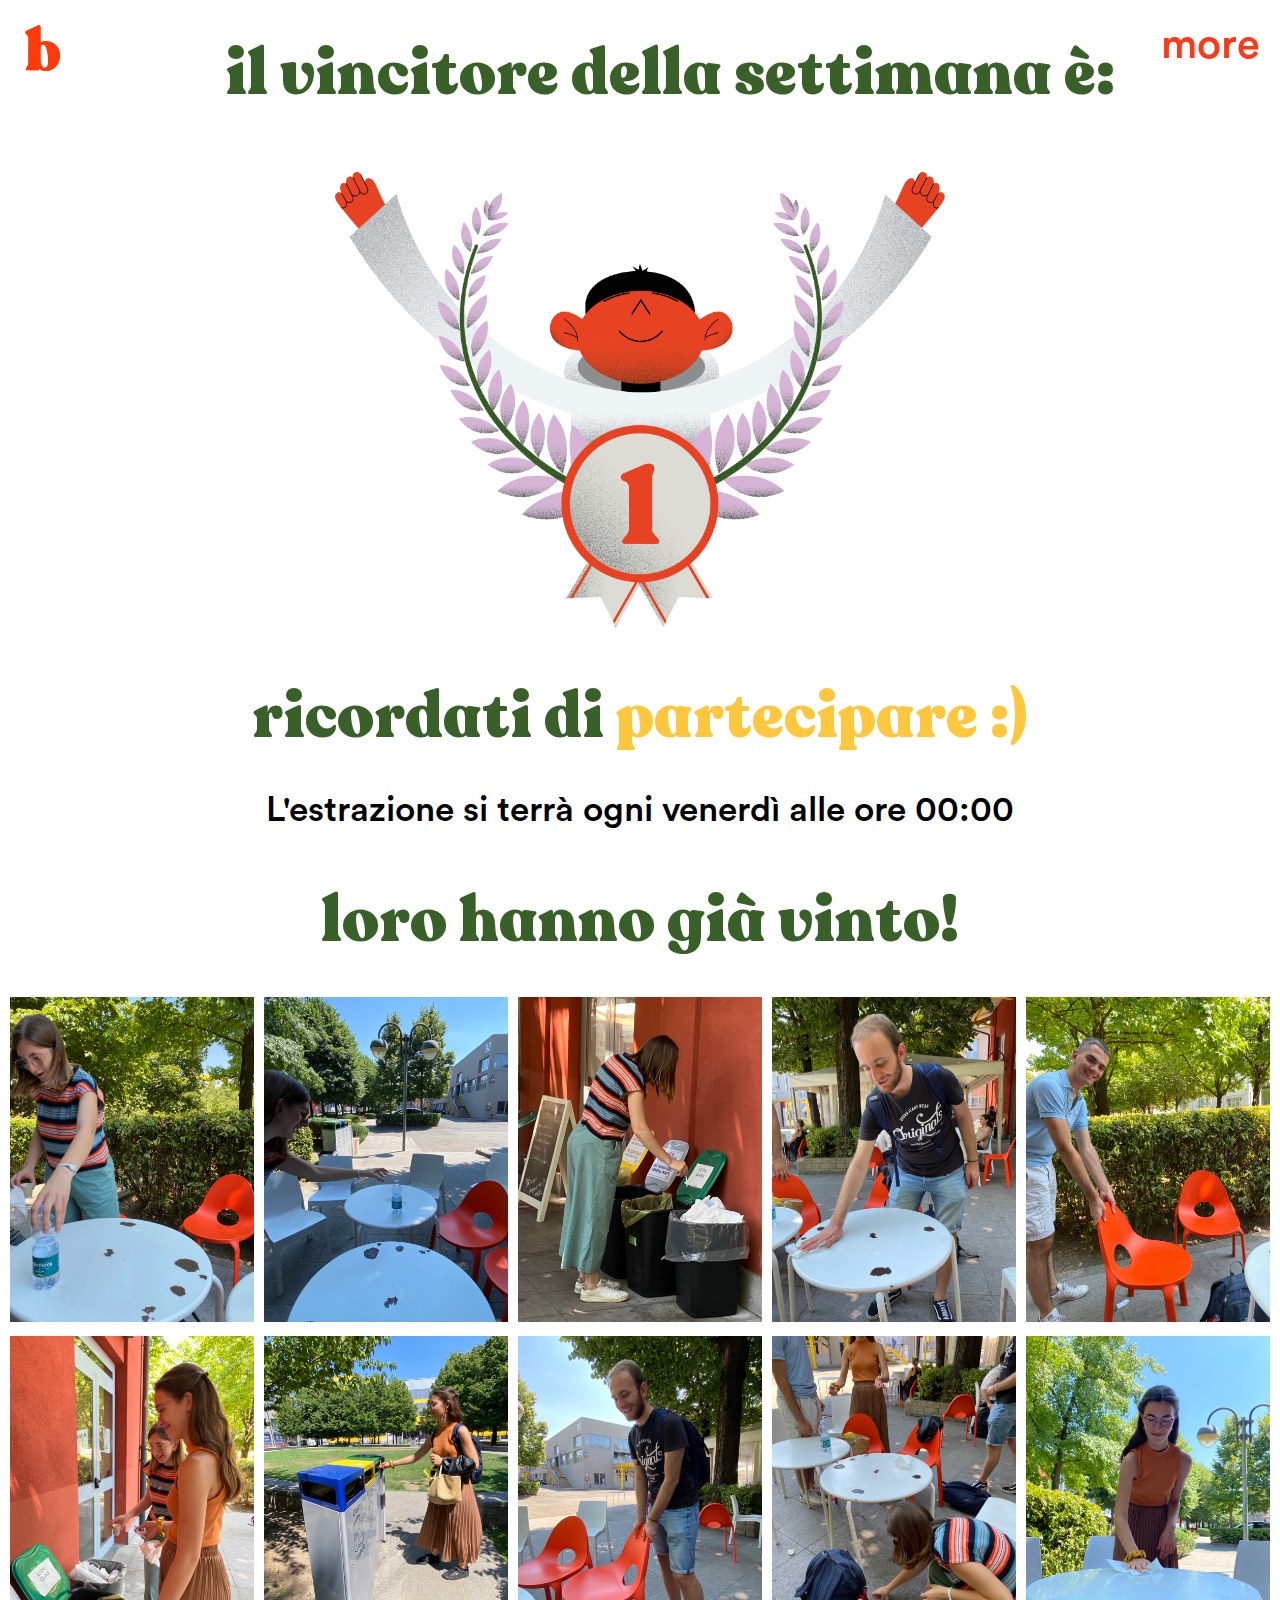
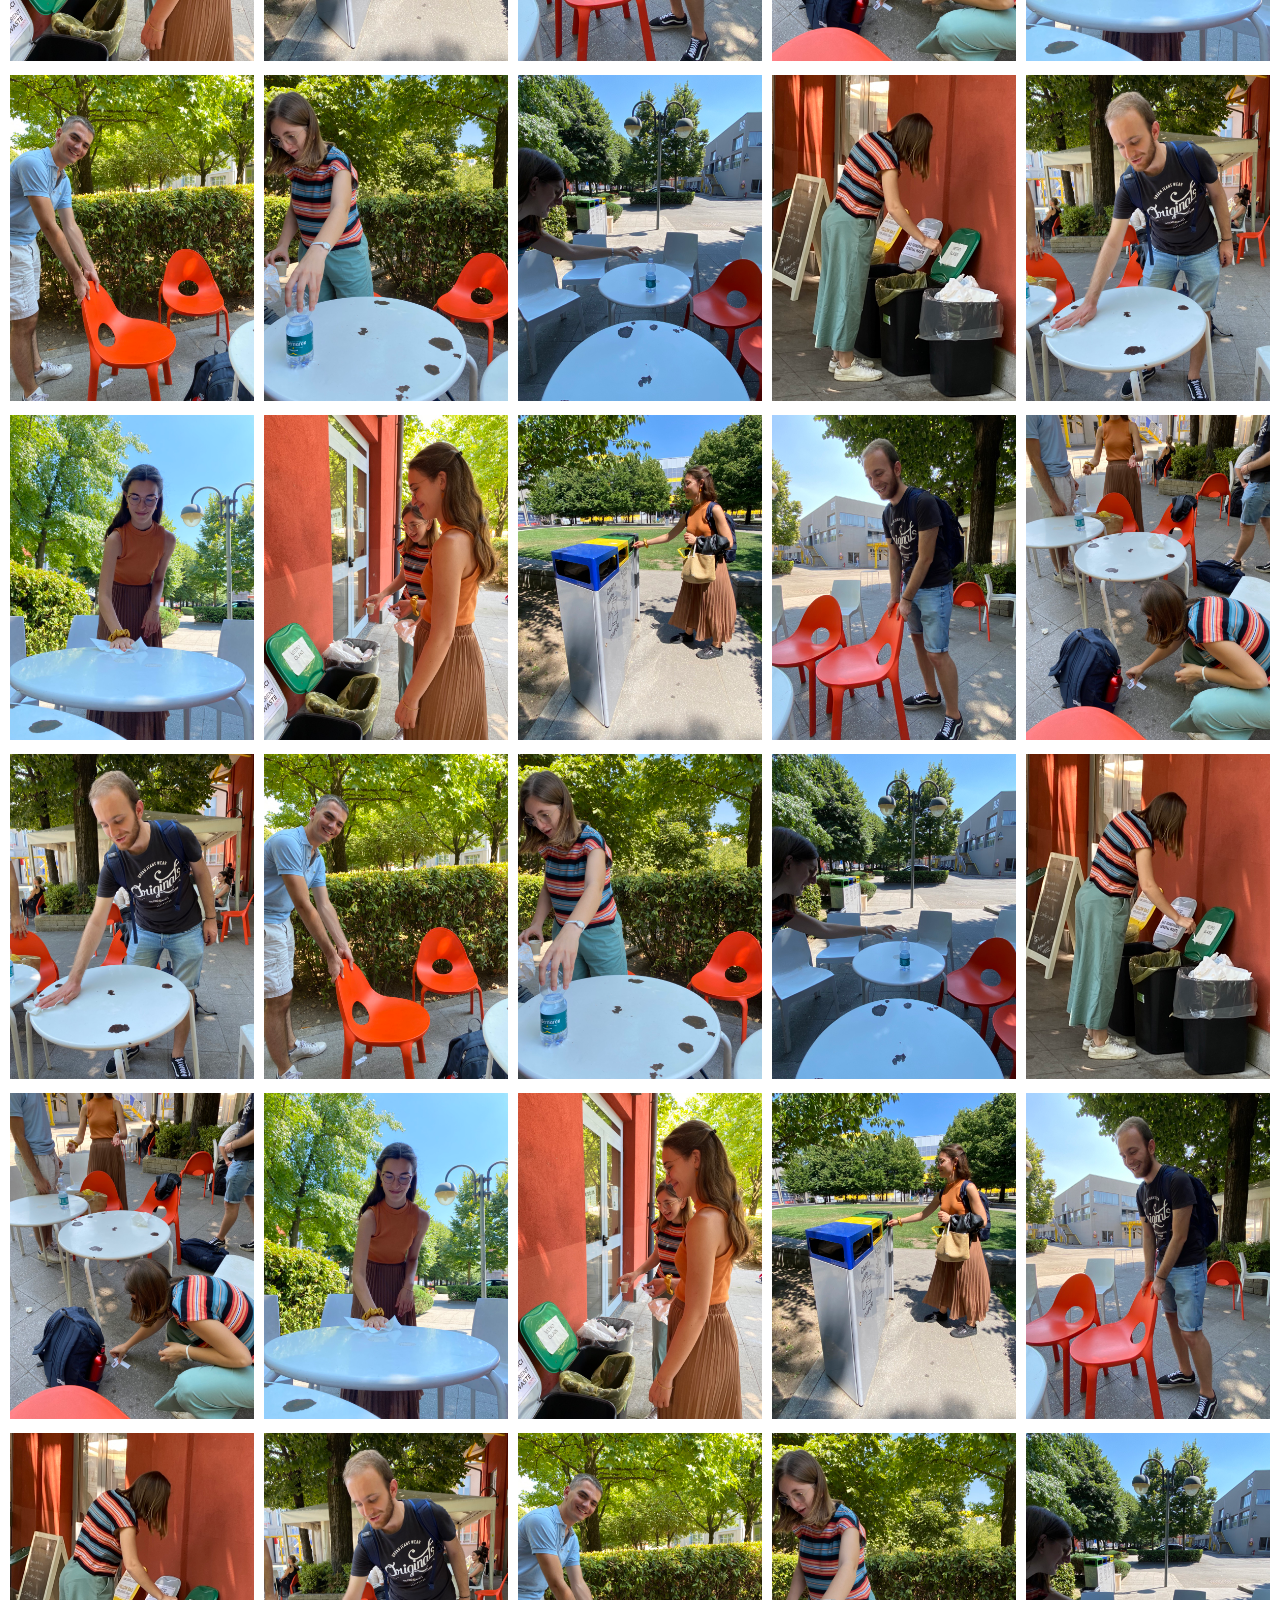
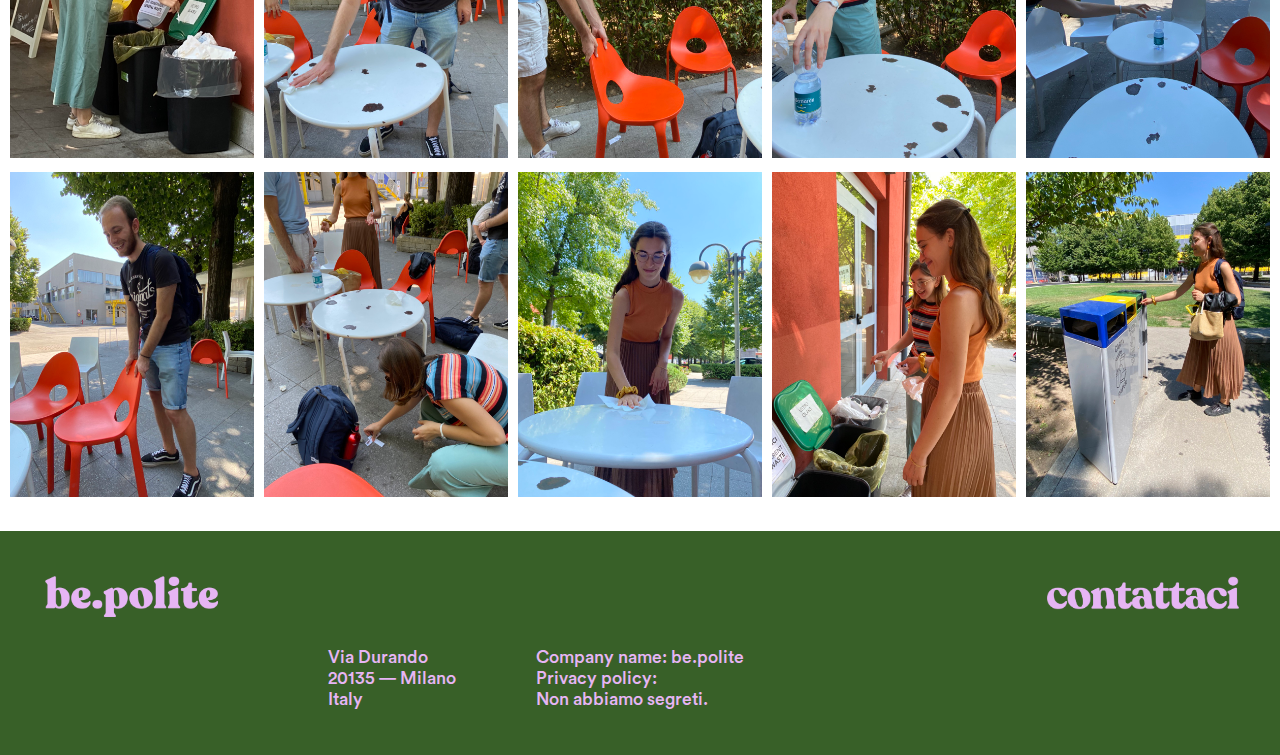
<file: i_vincitori.html>
<!doctype html>
<html>

  <head>

    <meta charset="utf-8" ; />
    <title>be.polite</title>
    <link rel="stylesheet" type="text/css" href="stile.css">
    <link rel="stylesheet" type="text/css" href="2_CSS/stile_gallery.css">
    <link rel="icon" type="image/svg" href="5_IMMAGINI/1.Home/b.svg">
    <meta name="viewport" content="width=device-width, initial-scale=1.0" ;>
    <script type="text/jscript" src="1_JS/script.js"></script>
    <script type="text/jscript" src="1_JS/vincitore.js"></script>

  </head>

  <body>

    <div id="menuTendina" class="col-12 col-s-6">

      <a onclick="closeSlideMenu()">
        <div id="less" class="more chiudi"> less </div>
      </a>

      <div id="home">

      <a href='index.html'>
        <img class="logo" src='5_IMMAGINI/1.Home/b.svg' width="70%">
      </a>

      </div>

          <ul id="menu">
            <ul><a href="come_funziona.html">
                Come funziona
              </a></ul>
            <ul><a href="i_vincitori.html">
                Vincitori
              </a></ul>
            <ul><a href="gallery.html">
                Gallery
              </a></ul>
            <ul><a href="Contatti.html">
                  Contattaci
                </a></ul>
          </ul>

    </div>

    <div>

      <div id="home">
        <a href='index.html'>
          <img class="logo" src='5_IMMAGINI/1.Home/b.svg' width="70%">
        </a>

        <a onclick="openSlideMenu()">
          <div id="more" class="more"> more </div>
        </a>
      </div>

    </div>

    <div class="paragrafo4 col-12 invisibile"></div>
    <div class="spazio col-s-6 invisibiledesktop"></div>


    <div>

      <div class="paragrafo4 col-1 col-s-1"></div>

        <div class="testo-1 col-10 col-s-4">
        il vincitore della settimana è:
        </div>

        <div class="paragrafo4 padding col-1 col-s-1"></div>

    </div>

    <div class="paragrafo4 padding col-1"></div>

    <div class="paragrafo4 padding col-12"></div>

    <div>

      <div class="spazio col-3 invisibile"></div>
      <div class="padding col-6 col-s-6"><img class="col-12 col-s-6" src="5_IMMAGINI/4.Vincitori/vincitori.png"> </div>
      <div class="spazio col-3 invisibile"></div>

    </div>

    <div>

      <div>
        <img src="5_IMMAGINI/1.Home/FORMINE/cerchio rosa.png" id="cerchiorosavinci">
      </div>

      <div>
        <img src="5_IMMAGINI/1.Home/FORMINE/semicerchio.png" id="semicerchiovinci">
      </div>

      <div>
        <img src="5_IMMAGINI/1.Home/FORMINE/triangolo-verde.png" id="triangoloverdevinci">
      </div>

      <div>
        <img src="5_IMMAGINI/1.Home/FORMINE/triangolo blu.png" id="triangolobluvinci">
      </div>

      <div>
        <img src="5_IMMAGINI/1.Home/FORMINE/semicerchio.png" id="semicerchiorosavinci">
      </div>

      <div>
        <img src="5_IMMAGINI/1.Home/FORMINE/triangolo blu.png" id="triangolobludestravinci">
      </div>

      <div>
        <img src="5_IMMAGINI/1.Home/FORMINE/cerchio verde.png" id="cerchioverdevinci">
      </div>

      <div>
        <img src="5_IMMAGINI/1.Home/FORMINE/triangolo rosa.png" id="triangolorosavinci">
      </div>

    </div>

    <div class="col-12 col-s-6"></div>

    <div>

      <div class="col-1 col-s-1"></div>

      <div class="col-10 col-s-4 testo-1">
        ricordati di <a id="testocolorato3" href="index.html#ff-compose"> partecipare :)</a></div>
      <div class="col-1 col-s-1"></div>

    </div>

    <div class="paragrafo4 col-12 col-s-6"></div>

    <div>

      <div class="padding col-12 col-s-6 testo-2">
      L'estrazione si terrà ogni venerdì alle ore 00:00
      </div>

    </div>

    <div class="paragrafo col-12 col-s-6"></div>

    <div>
        <div class="spazio col-1 col-s-1"></div>
        <div class="col-10 col-s-4 testo-1">
          <p class="margin">loro hanno già vinto!</p>
        </div>
      <div class="spazio col-1 col-s-1"></div>
    </div>

    <div class="colonne col-12 col-s-6">

      <div class="gallery-item">
        <img class="fotogalleria" src="5_IMMAGINI/3.Gallery/galleria/IMG_9830 Grande.jpeg">

      </div>

      <div class="gallery-item">
        <img class="fotogalleria" src="5_IMMAGINI/3.Gallery/galleria/IMG_9831 Grande.jpeg">
      </div>

      <div class="gallery-item">
        <img class="fotogalleria" src="5_IMMAGINI/3.Gallery/galleria/IMG_9836 Grande.jpeg">
      </div>

      <div class="gallery-item">
        <img class="fotogalleria" src="5_IMMAGINI/3.Gallery/galleria/IMG_9842 Grande.jpeg">

      </div>

      <div class="gallery-item">
        <img class="fotogalleria" src="5_IMMAGINI/3.Gallery/galleria/IMG_9844 Grande.jpeg">
      </div>

      <div class="gallery-item">
        <img class="fotogalleria" src="5_IMMAGINI/3.Gallery/galleria/IMG_9848 Grande.jpeg">
      </div>

      <div class="gallery-item">
        <img class="fotogalleria" src="5_IMMAGINI/3.Gallery/galleria/IMG_9854 Grande.jpeg">
      </div>

      <div class="gallery-item">
        <img class="fotogalleria" src="5_IMMAGINI/3.Gallery/galleria/IMG_9859 Grande.jpeg">
      </div>

      <div class="gallery-item">
        <img class="fotogalleria" src="5_IMMAGINI/3.Gallery/galleria/IMG_9860 Grande.jpeg">
      </div>

      <div class="gallery-item">
        <img class="fotogalleria" src="5_IMMAGINI/3.Gallery/galleria/IMG_9862 Grande.jpeg">
      </div>

      <div class="gallery-item">
        <img class="fotogalleria" src="5_IMMAGINI/3.Gallery/galleria/IMG_9830 Grande.jpeg">

      </div>

      <div class="gallery-item">
        <img class="fotogalleria" src="5_IMMAGINI/3.Gallery/galleria/IMG_9831 Grande.jpeg">
      </div>

      <div class="gallery-item">
        <img class="fotogalleria" src="5_IMMAGINI/3.Gallery/galleria/IMG_9836 Grande.jpeg">
      </div>

      <div class="gallery-item">
        <img class="fotogalleria" src="5_IMMAGINI/3.Gallery/galleria/IMG_9842 Grande.jpeg">

      </div>

      <div class="gallery-item">
        <img class="fotogalleria" src="5_IMMAGINI/3.Gallery/galleria/IMG_9844 Grande.jpeg">
      </div>

      <div class="gallery-item">
        <img class="fotogalleria" src="5_IMMAGINI/3.Gallery/galleria/IMG_9848 Grande.jpeg">
      </div>

      <div class="gallery-item">
        <img class="fotogalleria" src="5_IMMAGINI/3.Gallery/galleria/IMG_9854 Grande.jpeg">
      </div>

      <div class="gallery-item">
        <img class="fotogalleria" src="5_IMMAGINI/3.Gallery/galleria/IMG_9859 Grande.jpeg">
      </div>

      <div class="gallery-item">
        <img class="fotogalleria" src="5_IMMAGINI/3.Gallery/galleria/IMG_9860 Grande.jpeg">
      </div>

      <div class="gallery-item">
        <img class="fotogalleria" src="5_IMMAGINI/3.Gallery/galleria/IMG_9862 Grande.jpeg">
      </div>

      <div class="gallery-item">
        <img class="fotogalleria" src="5_IMMAGINI/3.Gallery/galleria/IMG_9830 Grande.jpeg">

      </div>

      <div class="gallery-item">
        <img class="fotogalleria" src="5_IMMAGINI/3.Gallery/galleria/IMG_9831 Grande.jpeg">
      </div>

      <div class="gallery-item">
        <img class="fotogalleria" src="5_IMMAGINI/3.Gallery/galleria/IMG_9836 Grande.jpeg">
      </div>

      <div class="gallery-item">
        <img class="fotogalleria" src="5_IMMAGINI/3.Gallery/galleria/IMG_9842 Grande.jpeg">

      </div>

      <div class="gallery-item">
        <img class="fotogalleria" src="5_IMMAGINI/3.Gallery/galleria/IMG_9844 Grande.jpeg">
      </div>

      <div class="gallery-item">
        <img class="fotogalleria" src="5_IMMAGINI/3.Gallery/galleria/IMG_9848 Grande.jpeg">
      </div>

      <div class="gallery-item">
        <img class="fotogalleria" src="5_IMMAGINI/3.Gallery/galleria/IMG_9854 Grande.jpeg">
      </div>

      <div class="gallery-item">
        <img class="fotogalleria" src="5_IMMAGINI/3.Gallery/galleria/IMG_9859 Grande.jpeg">
      </div>

      <div class="gallery-item">
        <img class="fotogalleria" src="5_IMMAGINI/3.Gallery/galleria/IMG_9860 Grande.jpeg">
      </div>

      <div class="gallery-item">
        <img class="fotogalleria" src="5_IMMAGINI/3.Gallery/galleria/IMG_9862 Grande.jpeg">
      </div>

      <div class="gallery-item">
        <img class="fotogalleria" src="5_IMMAGINI/3.Gallery/galleria/IMG_9830 Grande.jpeg">

      </div>

      <div class="gallery-item">
        <img class="fotogalleria" src="5_IMMAGINI/3.Gallery/galleria/IMG_9831 Grande.jpeg">
      </div>

      <div class="gallery-item">
        <img class="fotogalleria" src="5_IMMAGINI/3.Gallery/galleria/IMG_9836 Grande.jpeg">
      </div>

      <div class="gallery-item">
        <img class="fotogalleria" src="5_IMMAGINI/3.Gallery/galleria/IMG_9842 Grande.jpeg">

      </div>

      <div class="gallery-item">
        <img class="fotogalleria" src="5_IMMAGINI/3.Gallery/galleria/IMG_9844 Grande.jpeg">
      </div>

      <div class="gallery-item">
        <img class="fotogalleria" src="5_IMMAGINI/3.Gallery/galleria/IMG_9848 Grande.jpeg">
      </div>

      <div class="gallery-item">
        <img class="fotogalleria" src="5_IMMAGINI/3.Gallery/galleria/IMG_9854 Grande.jpeg">
      </div>

      <div class="gallery-item">
        <img class="fotogalleria" src="5_IMMAGINI/3.Gallery/galleria/IMG_9859 Grande.jpeg">
      </div>

      <div class="gallery-item">
        <img class="fotogalleria" src="5_IMMAGINI/3.Gallery/galleria/IMG_9860 Grande.jpeg">
      </div>

      <div class="gallery-item">
        <img class="fotogalleria" src="5_IMMAGINI/3.Gallery/galleria/IMG_9862 Grande.jpeg">
      </div>

    </div>

    <footer class="footer col-12 col-s-6">

          <div class="boxbe-polite col-12 col-s-6">

            <img class="col-2 col-s-1" src="5_IMMAGINI/1.Home/be.polite.rosa.png">
            <div class="paragrafo col-8 col-s-4"></div>
            <a href= "Contatti.html"><img class="padding margintop col-2 col-s-1" src="5_IMMAGINI/1.Home/contattacirosa.png"> </a>

          </div>

          <div class="paragrafo col-3 col-s-1"></div>

          <div class="testo-footer padding col-2 col-s-2">
            Via Durando</br>
            20135 — Milano</br>
            Italy</br>
          </div>

          <div class="padding col-2 col-s-2">


            <div class="testo-footer padding col-12 col-s-6">
              Company name: be.polite</br>
              Privacy policy:</br>
              Non abbiamo segreti.
            </div>

            <div class="paragrafo4 col-12 col-s-6"></div>

          </div>

        </div>

      </footer>

  </body>

</html>
</file>
<file: stile.css>
/* css generico*/

* {
  box-sizing:border-box;
}

@font-face {
  font-family: 'RecoletaAlt-Black';
  src: url('4_FONT/RECOLETA/RecoletaAlt-Black.ttf') format('truetype');
}

@font-face {
  font-family: 'CircularStd-Medium';
  src: url('4_FONT/CIRCULAR/CircularStd-Medium.otf') format('opentype');
}

/*specifiche nella versione desktop: dimensioni schermo minime: 768 pixel */

@media (min-width: 768px){

.col-1 {width: 8.33%;}
.col-2 {width: 16.66%;}
.col-3 {width: 25%;}
.col-4 {width: 33.33%;}
.col-5 {width: 41.66%;}
.col-6 {width: 50%;}
.col-7 {width: 58.33%;}
.col-8 {width: 66.66%;}
.col-9 {width: 75%;}
.col-10 {width: 83.33%;}
.col-11 {width: 91.66%;}
.col-12 {width: 100%;}

.col-m-1 {width: 12%;}
.col-m-9 {width: 76%;}

/*responsive: invisibile nella versione desktop*/

#invisibiledesktop {
  display: none;
}

/*definizione contenitori gallery con slider*/

.main {
  position: relative;
  top: 0;
  left: 0;
  width: 100%;
  height: 65vh;
  overflow: scroll;
  z-index: 0;
}

.slider {
  position: absolute;
  top: 0;
  left: 0;
  width: 2800px;
  height: 100%;
}

.slider-inner {
  position: absolute;
  height: 100%;
  width: 100%;
  display: flex;
  justify-content: space-around;
}

.item {
  position: relative;
  width: 400px;
  height: 100%;
  overflow: hidden;
}

.img {
  position: absolute;
  height: 100%;
  background-size: cover;
  background-position: center;
}

}

[class*= "col-"] {
float: left;
padding: 15px;
}

    /*link non hanno stili*/

a {
  all: unset;
  cursor: url('3_CURSORI/cursore_bordo.png'), auto;
}

body {
max-width: 100%;
  overflow-x: hidden;
  overscroll-behavior: none;
  margin: 0;
  cursor: url('3_CURSORI/cursore_pallino.png'), auto;
}

#cursore {
  width: 5px;
  height: auto;
}

.padding {
  padding: 0%;
}

.margin {
  margin: 0px;
}

.spazio {
  display: inline-block;
  height: 100px;
}

.spazio1 {
  height: 470px;
  display: inline-block;

}

.spazio2 {
  height: 250px;
  display: inline-block;
}

.spazio3 {
  display: inline-block;
  height: 125px;
}

.spazio4 {
  display: inline-block;
  height: 135px;
}

.paragrafo {
  display: inline-block;
  height: 45px;
}

.paragrafo2 {
  display: inline-block;
  height: 80px;
}

.paragrafo3 {
  display: inline-block;
  height: 25px;
}

.paragrafo4 {
  display: inline-block;
  height: 20px;
}

.paragrafo5 {
  display: inline-block;
  height: 65px;
}

.testo-1 {
  color: #386028;
  padding: 0%;
  text-align:center;
  font-size: 4rem;
  font-family: 'RecoletaAlt-Black'
}

.testo-2 {
  text-align:center;
  font-size: 2.2rem;
  font-family: 'CircularStd-Medium'
}

.testo-3 {
  font-size: 3rem;
  font-family: 'CircularStd-Medium'
}

.testo-4 {
  text-align:center;
  font-size: 1.5rem;
  font-family: 'CircularStd-Medium';
  margin: 0px;
}

.testo-5 {
  font-size: 1.7rem;
  font-family: 'CircularStd-Medium';
  padding: 0%;
}
.spazioR   img {
  height: 300px;
}

#margin {
  margin: 0px;
}

#testocolorato {
  font-family: 'RecoletaAlt-Black';
  color: #FE3C0B;
}

#testocolorato1 {
  font-family: 'RecoletaAlt-Black';
  color: black;
}

#testocolorato2 {
  font-family: 'RecoletaAlt-Black';
  color: #E6B5F4;
}

#testocolorato3 {
  font-family: 'RecoletaAlt-Black';
  color: #FEC73D;
}

#testocolorato4 {
  font-family: 'RecoletaAlt-Black';
  color: #3641E1;
}

  /*footer*/



  .footer {
    max-width: 1080;
    margin: 0;
    background-color: #386028;
  }

  .testo-footer {
    text-align:left;
    font-size: 1.1rem;
    font-family: 'CircularStd-Medium';
    margin: 0px;
    color: #E6B5F4;
  }

  .boxbe-polite {
    padding-left: 15px;
    padding-top: 15px;
  }

  .margintop {
    margin-top: 15px;
  }

/*home iniziale*/

#menuTendina {
  height: 300px;
  position: fixed;
  font-family: 'CircularStd-Medium';
  font-size: 2.5rem;
  z-index: 2;
  top: -300px;
  left: 0%;
  background-color: #fd98d1;
  overflow: auto;
  /* menù rimane sopra */

  transition: .7s ease; /* si può anche non mettere lo 0 */
}

#menu {
  margin-left: 10%;
  z-index: 1;
}

#home {
  left: 25px;
  top: 25px;
  position: fixed;
  z-index: 1;
}

#more {
  font-family: 'CircularStd-Medium';
  color: #FF3817;
  display: inline;
  right: 20px;
  top: 20px;
  font-size: 2.6rem;
  position: fixed;
  cursor: url('3_CURSORI/cursore_bordo.png'), auto;
  z-index: 1;
}

.more:hover {
  transform:rotate(-30deg);
  z-index: 1;
  cursor: url('3_CURSORI/cursore_bordo.png'), auto;
}

.more
{
  font-family: 'CircularStd-Medium';
  color: #FF3817;
  display: inline;
  right: 60px;
  float: right;
  font-size: 3rem;
  z-index: 1;
  cursor: url('3_CURSORI/cursore_bordo.png'), auto;
}

#less {
  font-size: 2.6rem;
  padding-top: 2px;
  z-index: 2;
}

#illustrazione {
  padding-left: 100px;
}

.navigazione {
  padding-top: -15px;
}

#freccia {
  display:block;
  margin:0px auto;
  text-align:center;
}

#freccia:hover {
  transform: scale(1.075);
  transition: .4s;
}

  /* scende in modo smooth */

html {scroll-behavior: smooth;}


/*formine facci vedere quanto sei bravo*/

#cerchiorosastatico {
  position: absolute;
  width: 17%;
  right: 17%;
  top: 405px;
  transition: 1.5s;
  z-index: -1;
}

#semicerchiostatico {
  position: absolute;
  width: 23%;
  left: 7%;
  top: 430px;
  rotate: -30deg;;
  transition: 1.5s;
  z-index: -1;
}

#triangoloverde {
  width: 13%;
  position: absolute;
  left: -190px;
  top: 800px;
  transition: 1.5s;
  z-index: -1;

}#cerchiorosa {
  width: 10%;
  position: absolute;
  left: -200px;
  top: 1400px;
  transition: 1.8s;
  z-index: -1;
}
#semicerchio {
  width: 15%;
  position: absolute;
  right: -230px;
  top: 740px;
  transition: 1.6s;
  z-index: -1;
}

#triangoloblu {
  position: absolute;
  width: 10%;
  right: -300px;
  top: 1000px;
  transition: 1.5s;
  z-index: -1;
}

#cerchioverde {
  width: 8%;
  position: absolute;
  right: -200px;
  top: 1300px;
  transition: 1.4s;
  z-index: -1;
}

/*formine come funziona*/

#semicerchiorosafunziona {
  position: absolute;
  width: 7%;
  right: -800px;
  top: 580px;
  rotate: -30deg;;
  transition: 1.1s;
  z-index: -1;
}

#triangoloblufunziona {
  position: absolute;
  width: 10%;
  left: -800px;
  top: 600px;
  transition: 1.5s;
  z-index: -1;
}

#semicerchiofunziona {
  position: absolute;
  width: 10%;
  right: -800px;
  top: 580px;
  rotate: -30deg;;
  transition: 3.2s;
  z-index: -1;
}

#cerchioverdefunziona {
  position: absolute;
  width: 10%;
  left: -1000px;
  top: 600px;
  transition: 4s;
  z-index: -1;
}

#triangolorosafunziona {
  position: absolute;
  width: 10%;
  right: -4000px;
  top: 1080px;
  rotate: -30deg;;
  transition: 5s;
  z-index: -1;
}

#semicerchio2funziona {
  position: absolute;
  width: 10%;
  left: -4000px;
  top: 600px;
  transition: 7s;
  z-index: -1;
}

#triangoloblu2funziona {
  position: absolute;
  width: 10%;
  right: -4000px;
  top: 3080px;
  rotate: -30deg;;
  transition: 8s;
  z-index: -1;
}


/*formine vincitore*/

#cerchiorosavinci {
  position: absolute;
  width: 5%;
  left: 45%;
  top: 400px;
  transition: 1.4s;
  z-index: -1;
}

#semicerchiovinci {
  position: absolute;
  width: 5%;
  left: 45%;
  top: 400px;
  transition: 1.4s;
  z-index: -1;
  rotate: -600deg;
}

#triangoloverdevinci {
  position: absolute;
  width: 5%;
  left: 45%;
  top: 400px;
  transition: 1.4s;
  z-index: -1;
}

#triangolobluvinci {
  position: absolute;
  width: 5%;
  left: 45%;
  top: 400px;
  transition: 1.4s;
  z-index: -1;
}

#triangolobludestravinci {
  position: absolute;
  width: 5%;
  right: 45%;
  top: 400px;
  transition: 1.4s;
  z-index: -1;
}

#semicerchiorosavinci {
  position: absolute;
  width: 5%;
  right: 45%;
  top: 400px;
  transition: 1.4s;
  z-index: -1;
}

#cerchioverdevinci {
  position: absolute;
  width: 5%;
  right: 45%;
  top: 400px;
  transition: 1.4s;
  z-index: -1;
}

#triangolorosavinci {
  position: absolute;
  width: 5%;
  right: 45%;
  top: 400px;
  transition: 1.4s;
  z-index: -1;
}

/*contatti*/

.foto {

  padding: 0px;
  overflow: hidden;
}

.foto img{
  padding: 0px;
  margin:0px;
  width: 100%;

}

.foto2 {
  height: 500px;
}

.cambio-colore {
  margin: 0%;
  padding: 0%
}

.gmap_canvas {
  overflow:hidden;
  background:none!important;
  padding: none;
  margin: none;
}

.mapouter {
  text-align:right;
  height:450px;
  width:1050px;
}

/*come funziona*/

.box2 {
  height:450px;
  width:1050px;
}

.instagram {
  margin-left: 70%;
}
/*come funziona*/

.box2 {
  height:450px;
  width:1050px;
}

.instagram {
  margin-left: 70%;
}

/*specifiche form*/

#ff-submit-root {
  background-color: red;
  font-style: 'RecoletaAlt-Black';
}

#ff-title-root {
  font-size: 2rem;
}

.ff-success {
  height: 500px;
}

.cambio-colore:hover {
transform: rotate(-30deg);
transition: 0.2s;
cursor: url('3_CURSORI/cursore_bordo.png'), auto;
}

/*specifiche per la versione mobile*/

@media (max-width: 768px) {

  .col-s-0 {width: 0%;}
  .col-s-1 {width: 16.66%;}
  .col-s-2 {width: 33.33%;}
  .col-s-3 {width: 50%;}
  .col-s-4 {width: 66.66%;}
  .col-s-5 {width: 83.33%;}
  .col-s-6 {width: 100%;}

  .invisibile {
    display: none
  }

  #bepolite {
    width: 100%;
  }

  #menu {
    margin-top: 90px;
    padding: 0px;
    margin-left: 0;
    width: 100%;
    font-size: 2rem;
  }

  .testo-1 {

    font-size: 2rem;
  }

  .testo-2 {
    text-align:center;
    font-size: 1rem;
    font-family: 'CircularStd-Medium'
  }

  .testo-3 {
    text-align: center;
    font-size: 2rem;
  }

  .testo-4 {
    font-size: 1rem;
  }

  .main {
    position: relative;
    top: 0;
    left: 0;
    width: 100%;
    height: 90vh;
    overflow: scroll;
  }

  .slider {
    position: absolute;
    top: 0;
    left: 0;
    width: 2800px;
    height: 100%;
  }

  .slider-inner {
    position: absolute;
    height: 100%;
    width: 100%;
    display: flex;
    justify-content: space-around;
  }

  .item {
    position: relative;
    width: 100%;
    height: 100%;
    overflow: hidden;
  }

.img {
    position: absolute;
    height: 100%;
    background-size: cover;
    background-position: center;
  }

  .testo-footer {
    font-size: 0.8rem;
  }
  .testo-5 {
    text-align:center;
  }


  }
</file>
<file: 2_CSS/stile_gallery.css>
/* il box include anche il bordo di tutti gli elementi*/

* {
  box-sizing:border-box;
}

.titoloGallery {
  padding-top: 60px;
  height: 300px;
}
/* occupa tutta larghezza */
  .colonne {
    column-count: 3;
    column-gap: 10px;
    padding: 10px;
    padding-top: 0px
  }



  /* singola fotografia */
  .fotogalleria {
    margin-bottom: 10px;
    /* spazio sotto */
  }

.colonne img {
    width: 100%;
    /* occupa tutta larghezza */
  }

  @media (min-width: 768px) {
    .colonne {
      position: relative;
      column-count: 5;
      column-gap: 10px;
      padding: 20px;
      padding-right: 10px;
      padding-left: 10px;
    }
  }
    @media (max-width: 768px) {
      .colonne {
        position: relative;
        column-count: 1;
        column-gap: 10px;
        padding: 20px;
        padding-right: 10px;
        padding-left: 10px;
  }
}
</file>
